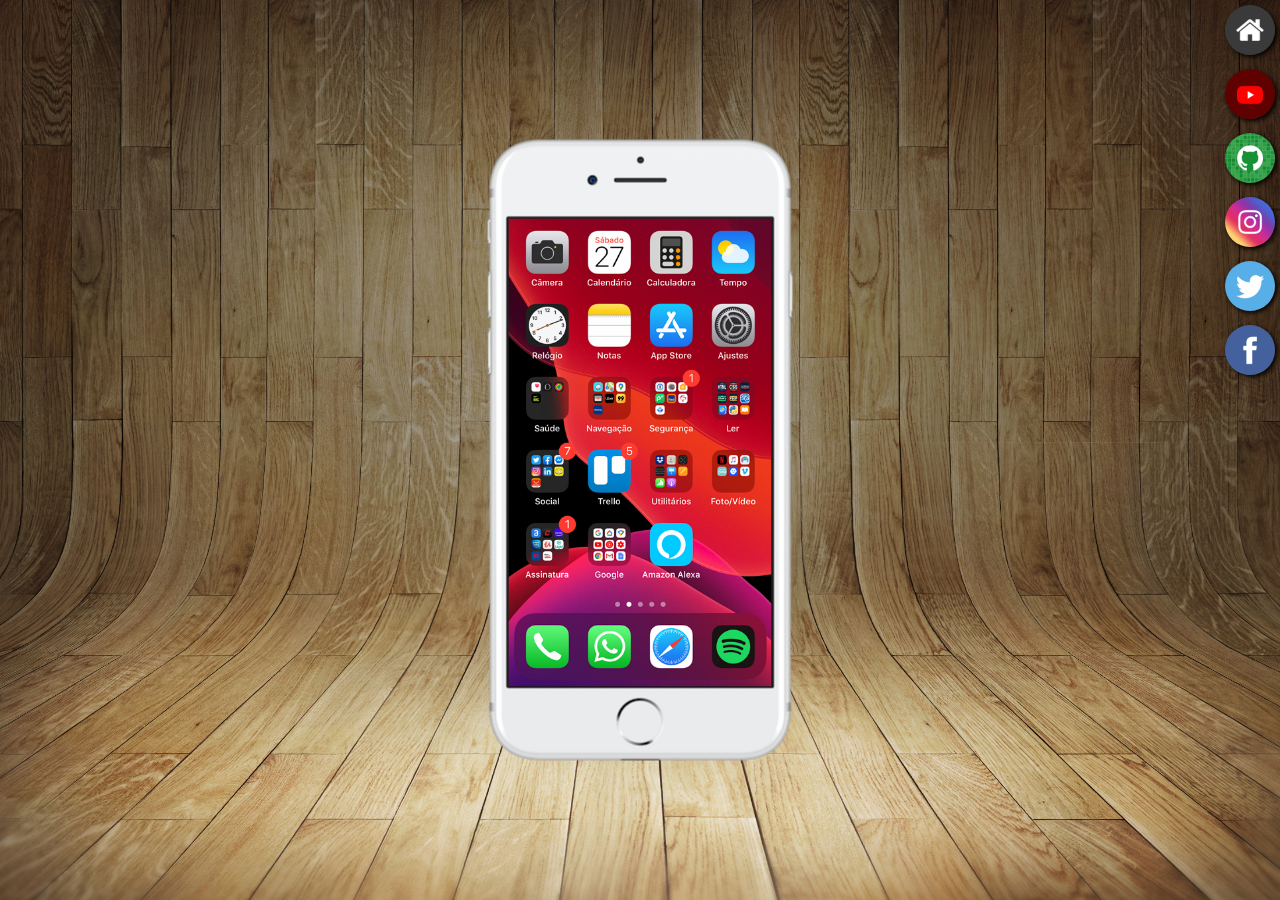
<file: index.html>
<!DOCTYPE html>
<html lang="pt-br">
<head>
    <meta charset="UTF-8">
    <meta name="viewport" content="width=device-width, initial-scale=1.0">
    <title>Projeto redes sociais</title>
    <link rel="shortcut icon" href="pacote-d013/pacote-d013/favicon.ico" type="image/x-icon">
    <link rel="stylesheet" href=estilos/style.css>
</head>
<body>

    <main>

        <section id="telefone">
            <iframe src="home.html" name="tela" id="tela" frameborder="0">Seu navegador não é compátivel com esse arquivo.</iframe>
        </section>

        <section id="redes">

            <a href="home.html" target="tela"> <img src="pacote-d013/pacote-d013/imagens/logo-home.jpg" alt="home"></a> <br>

            <a href="youtube.html" target="tela"> <img src="pacote-d013/pacote-d013/imagens/logo-youtube.jpg" alt="youtube"></a> <br>

            <a href="github.html" target="tela"><img src="pacote-d013/pacote-d013/imagens/logo-github.jpg" alt="github"></a> <br>

            <a href="instagram.html" target="tela"> <img src="pacote-d013/pacote-d013/imagens/logo-instagram.jpg" alt="instagram"></a> <br>

            <a href="twitter.html" target="tela"> <img src="pacote-d013/pacote-d013/imagens/logo-twitter.jpg" alt="twitter"></a> <br>

            <a href="facebook.html" target="tela"><img src="pacote-d013/pacote-d013/imagens/logo-facebook.jpg" alt="facebook"></a>

        </section>

    </main>

</body>
</html>
</file>
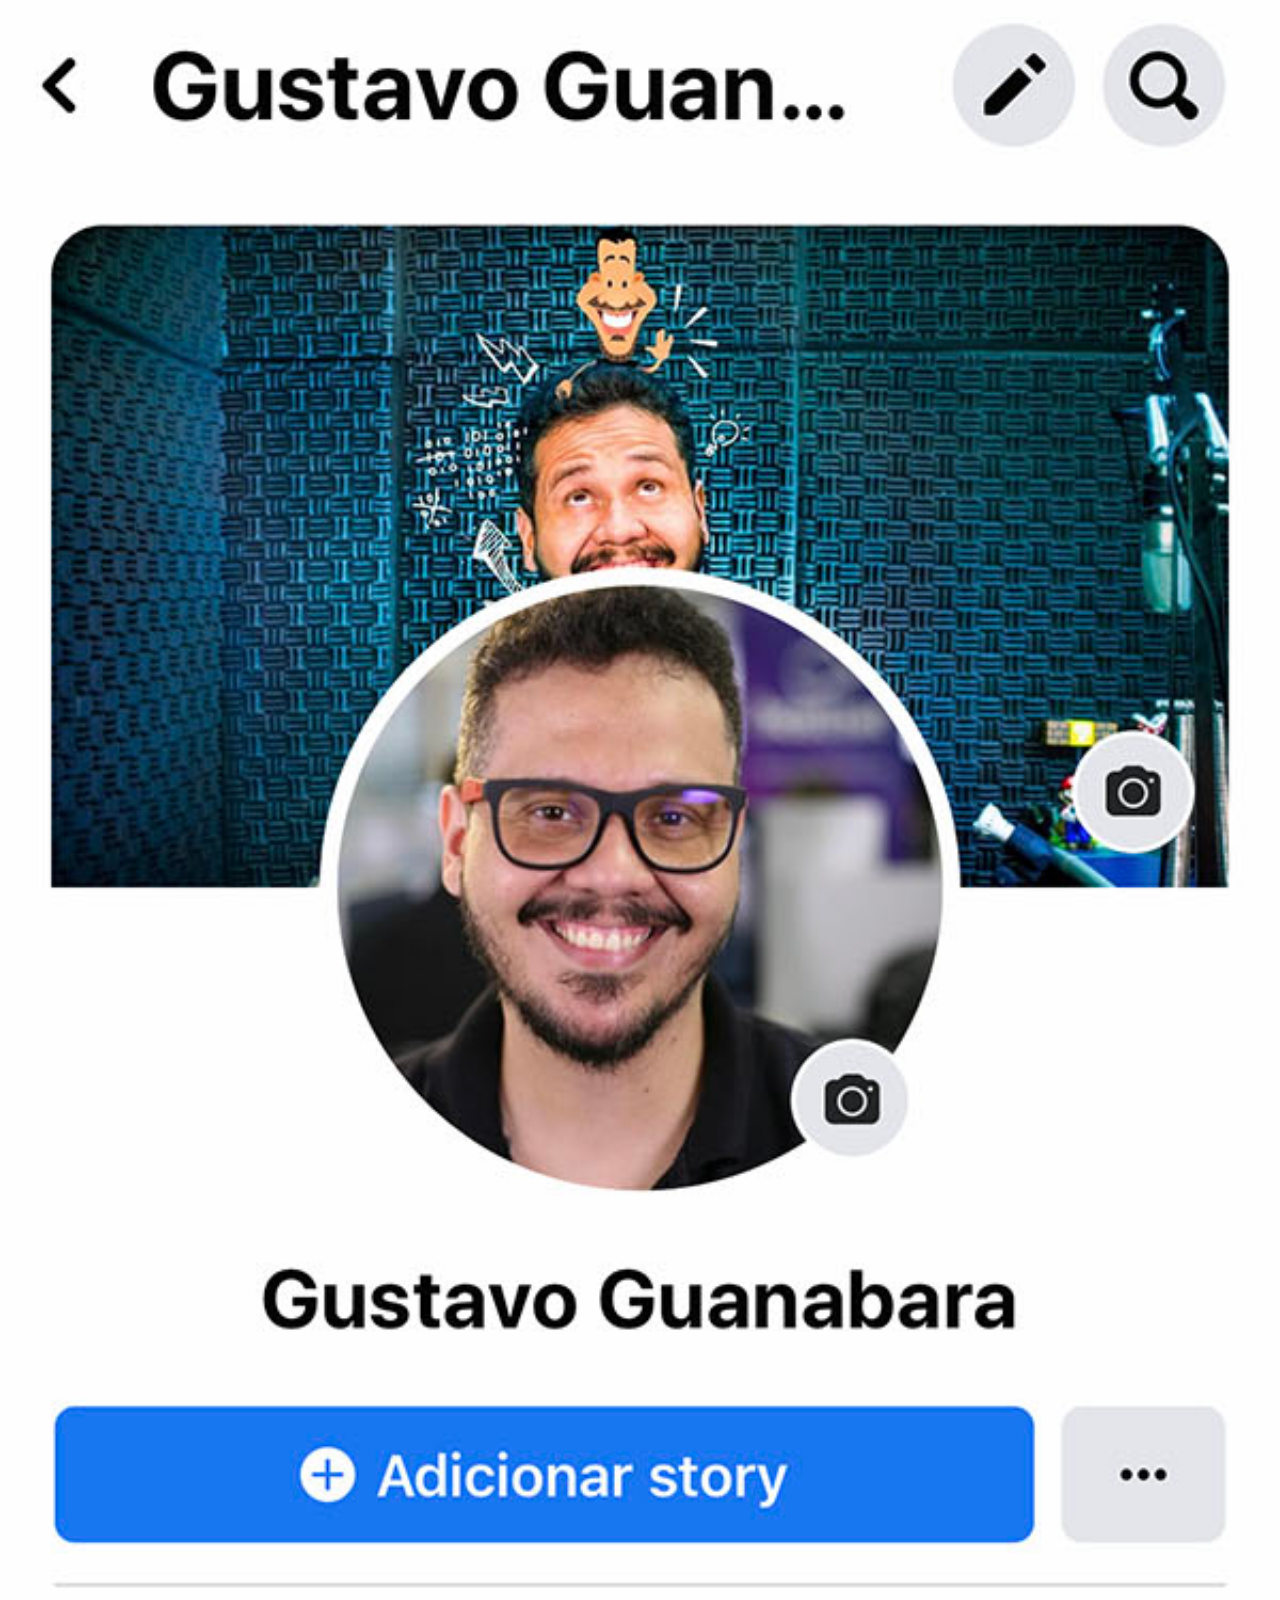
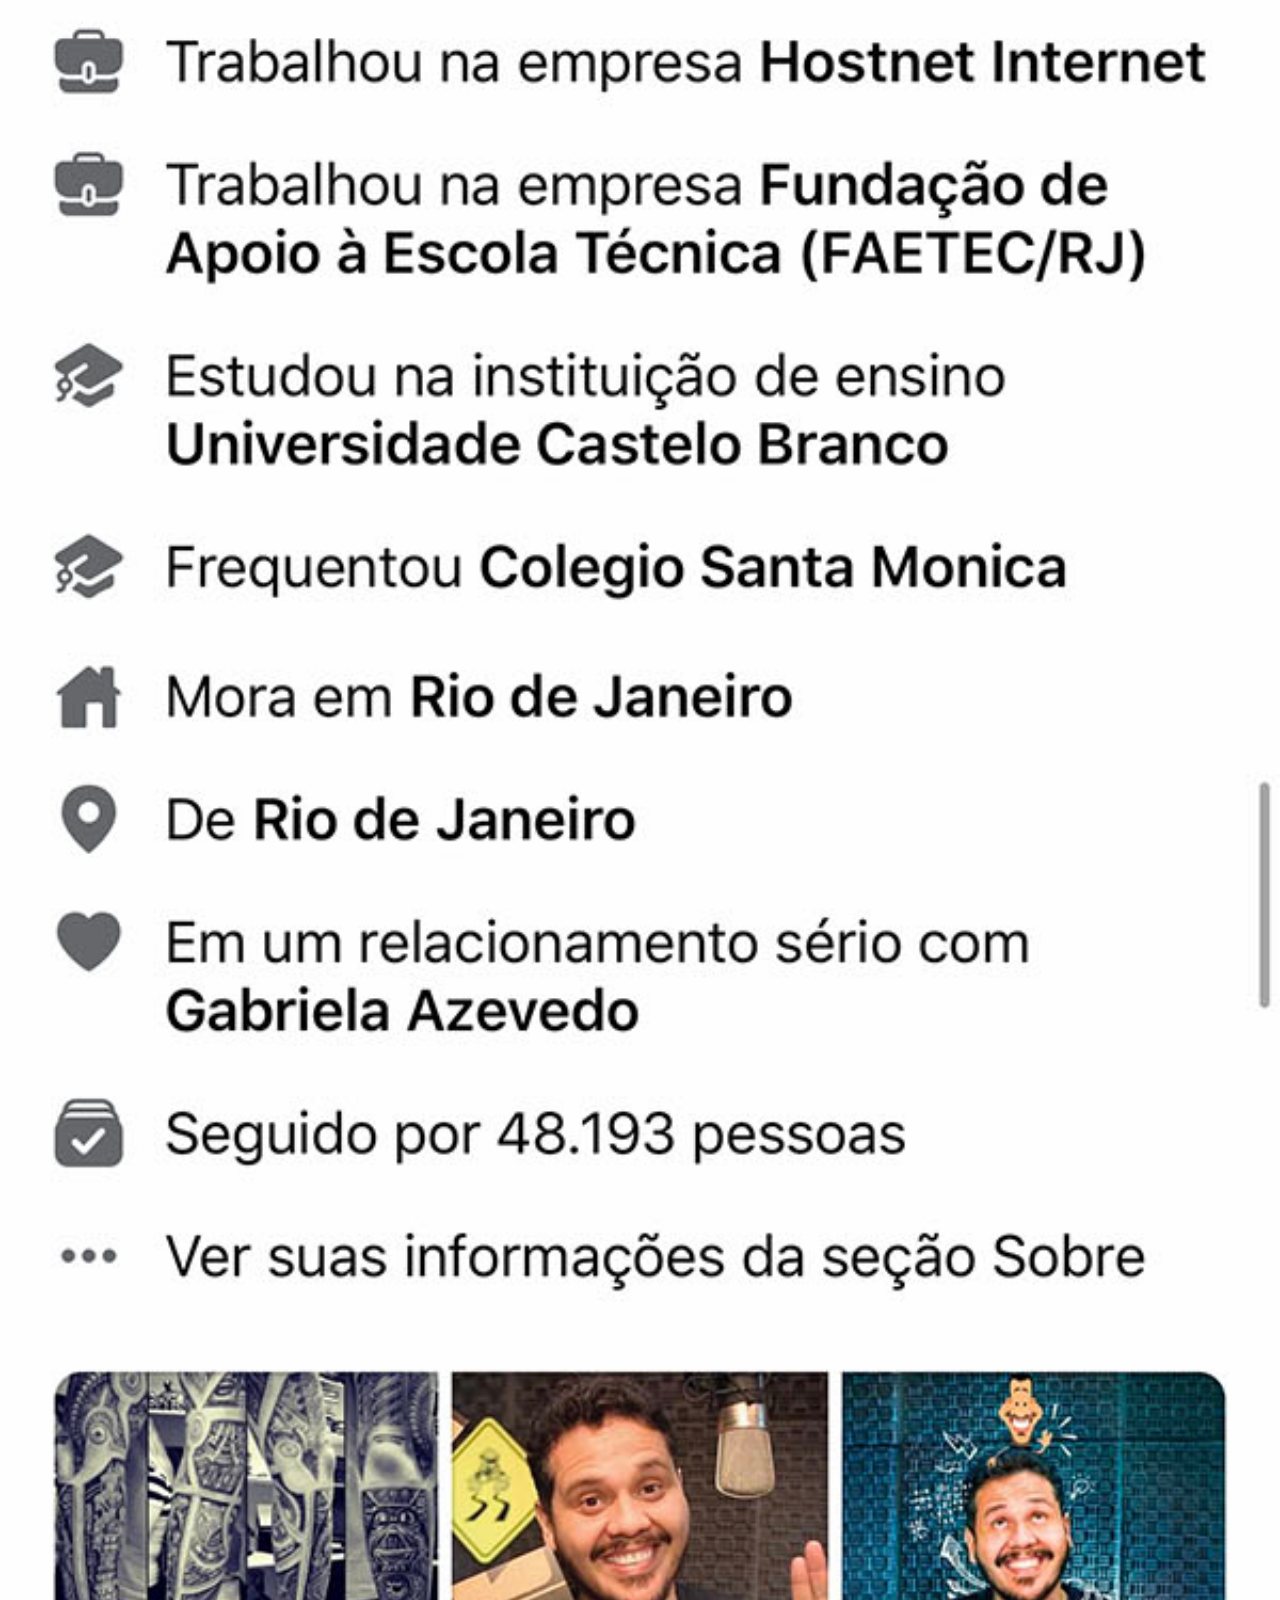
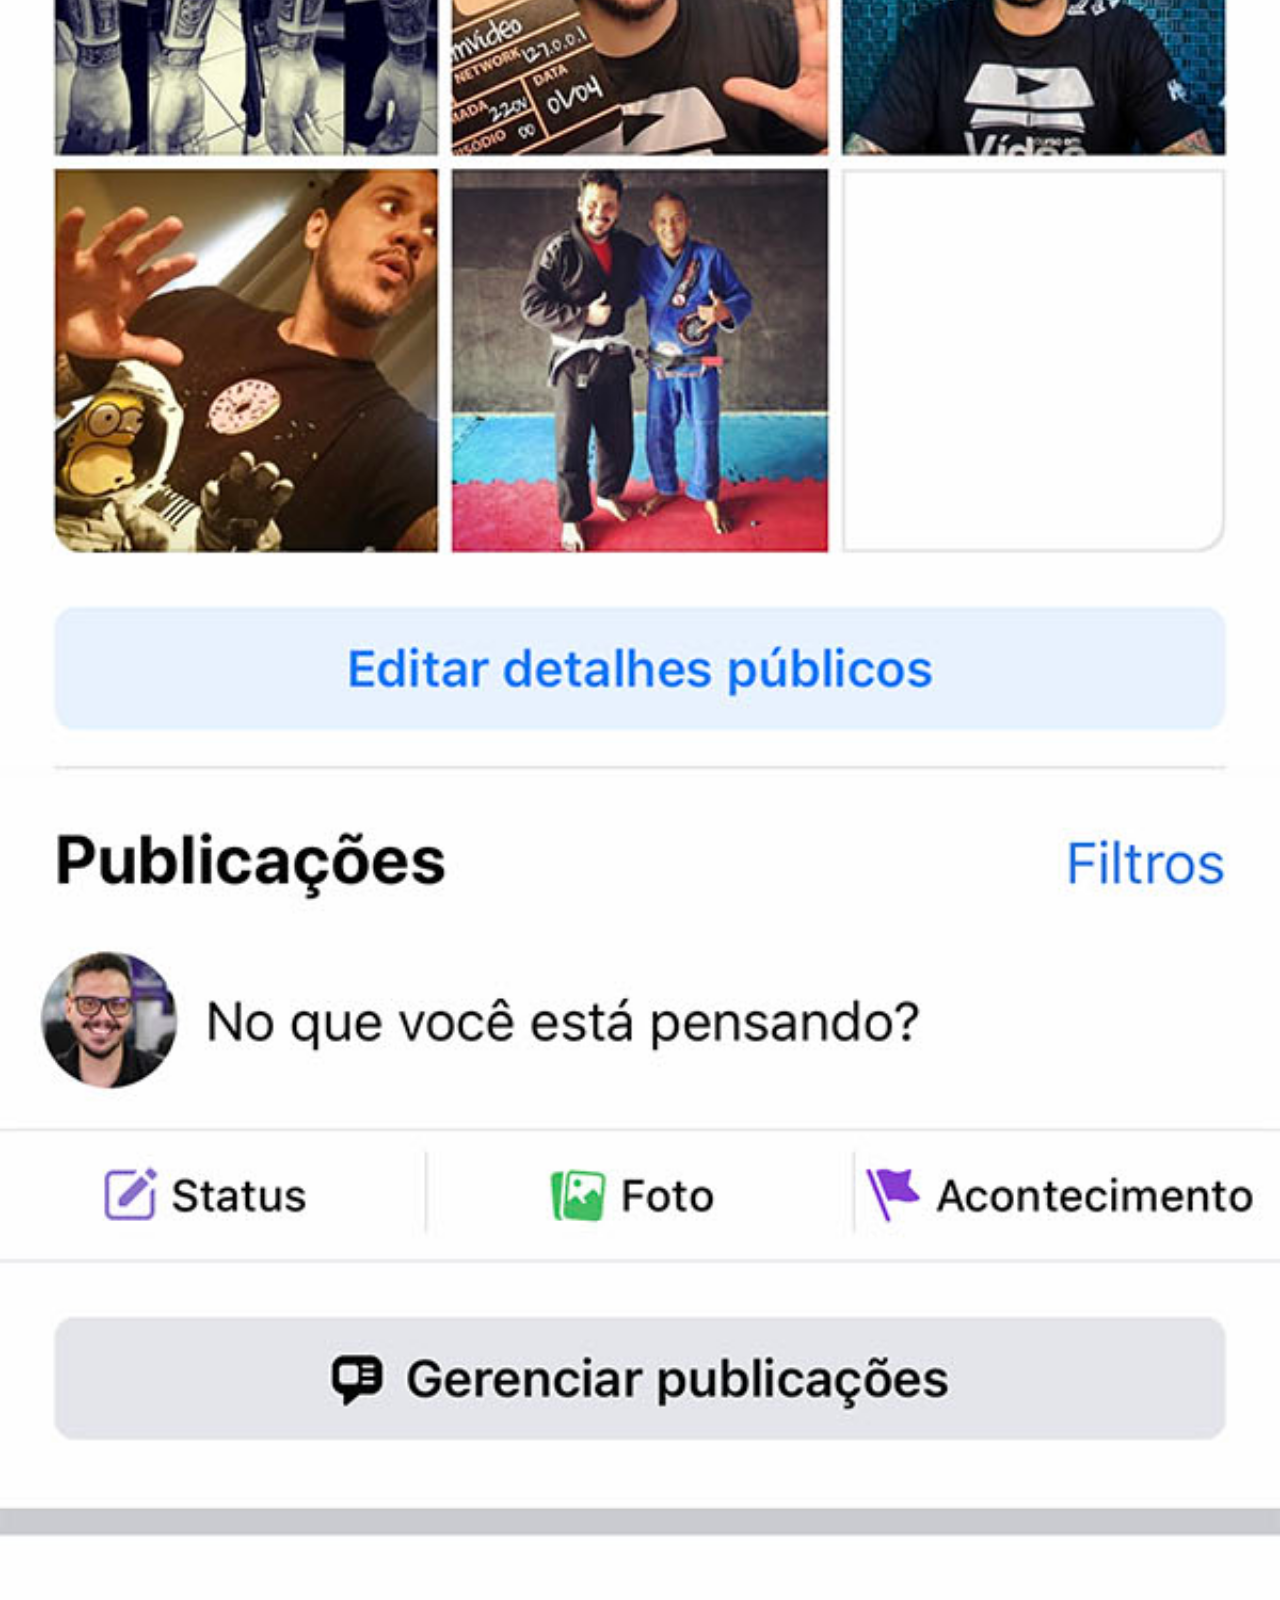
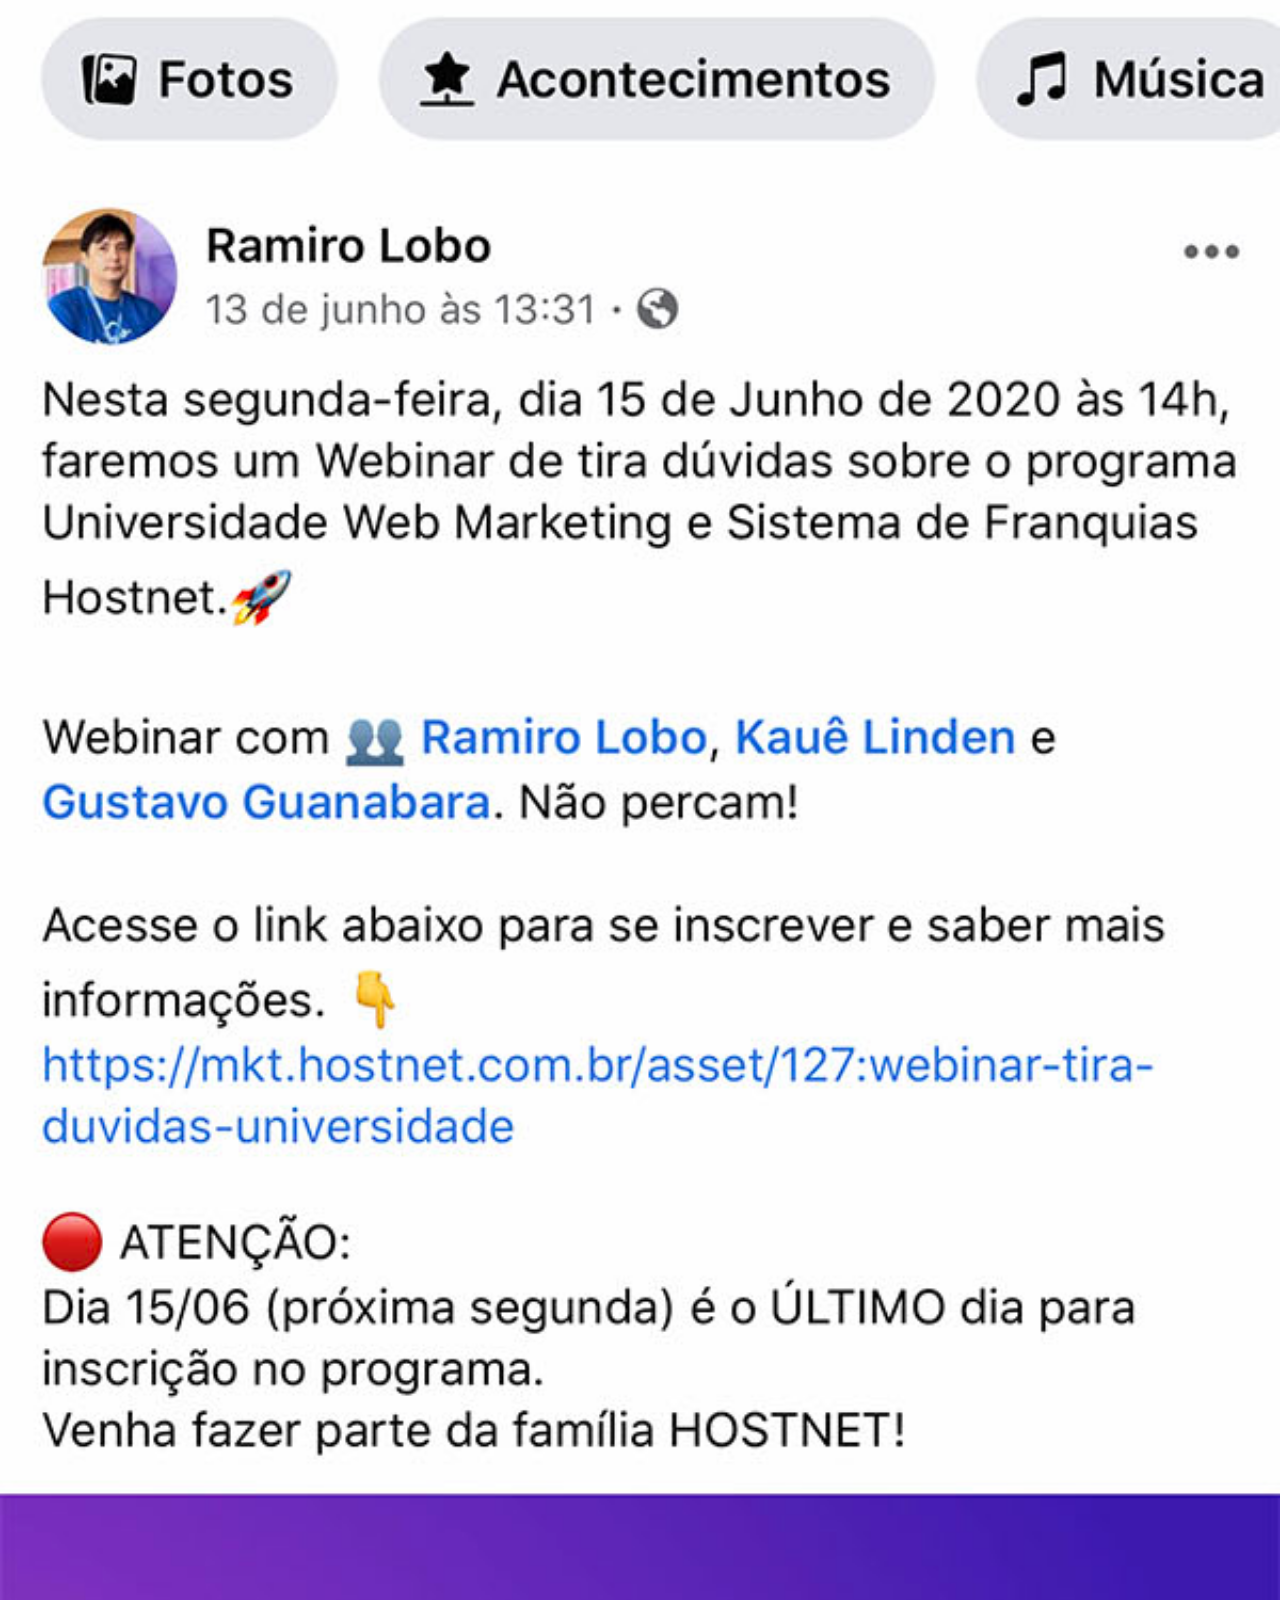
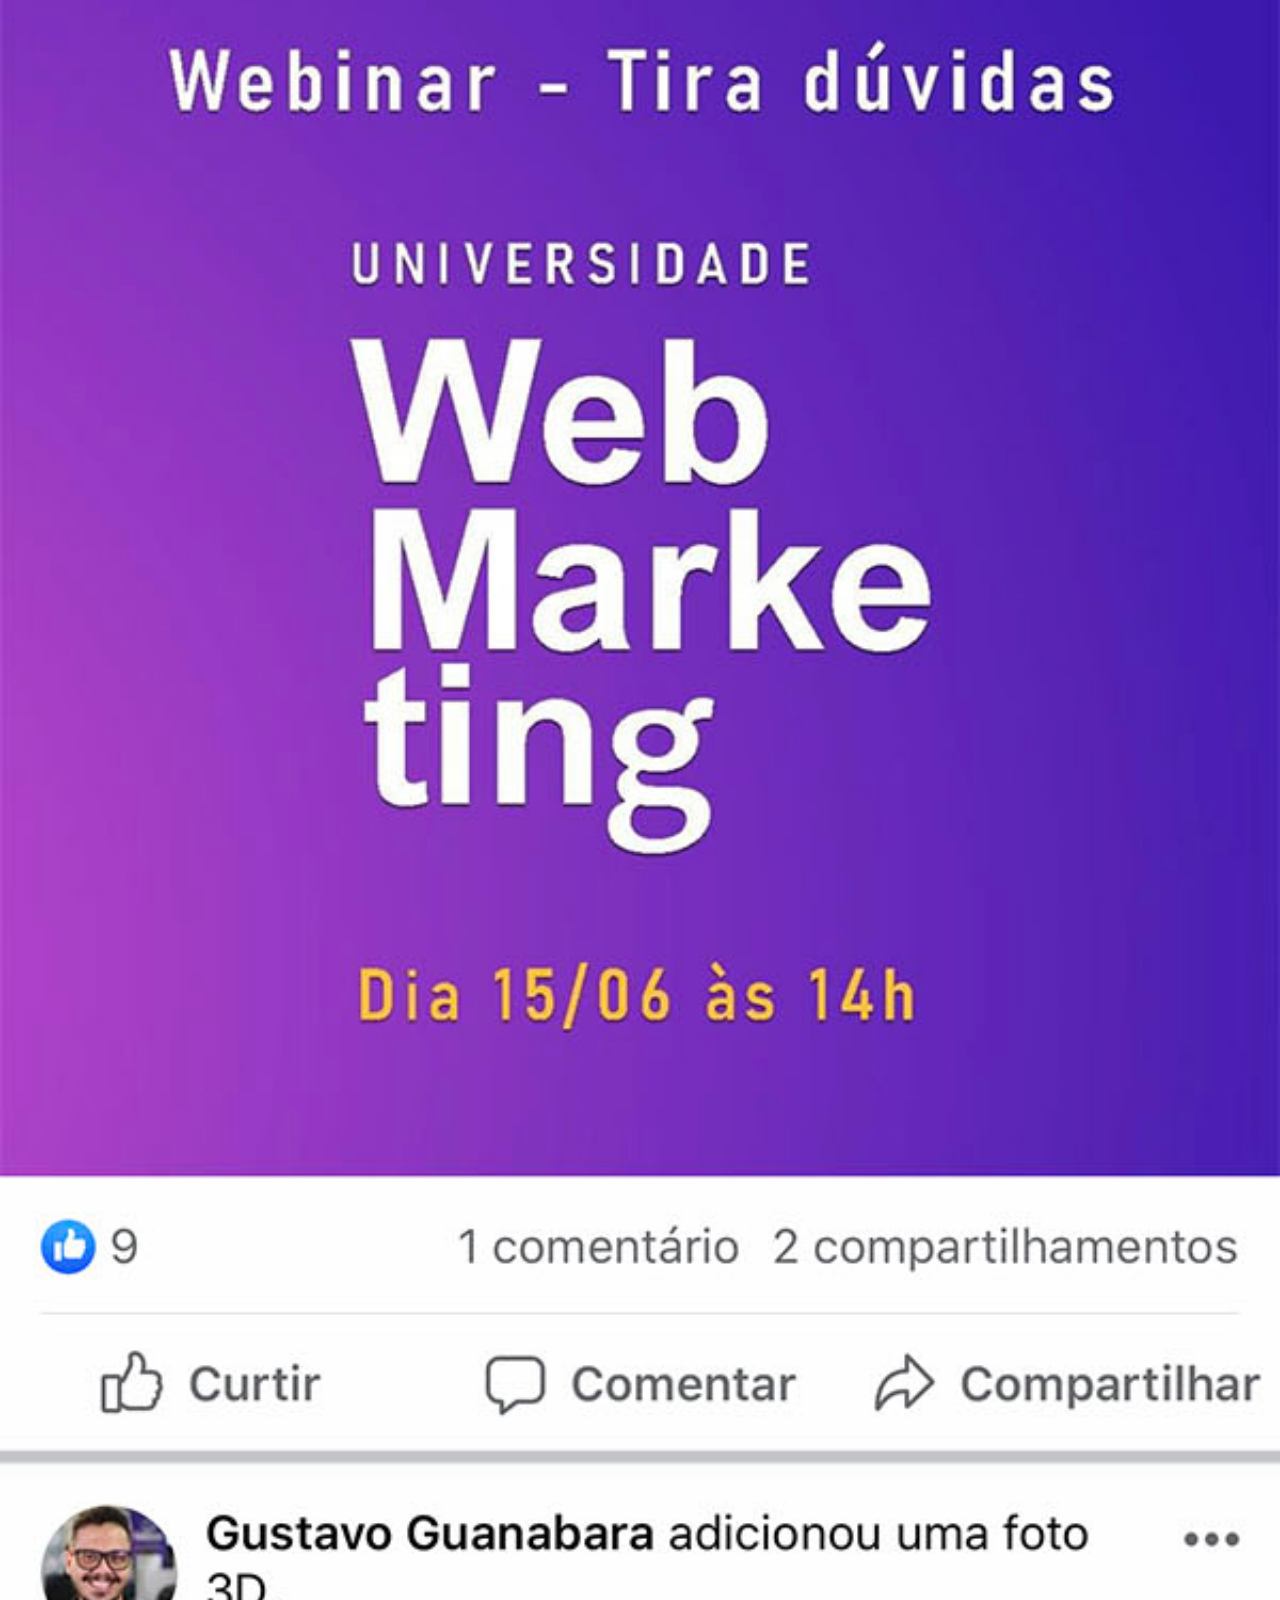
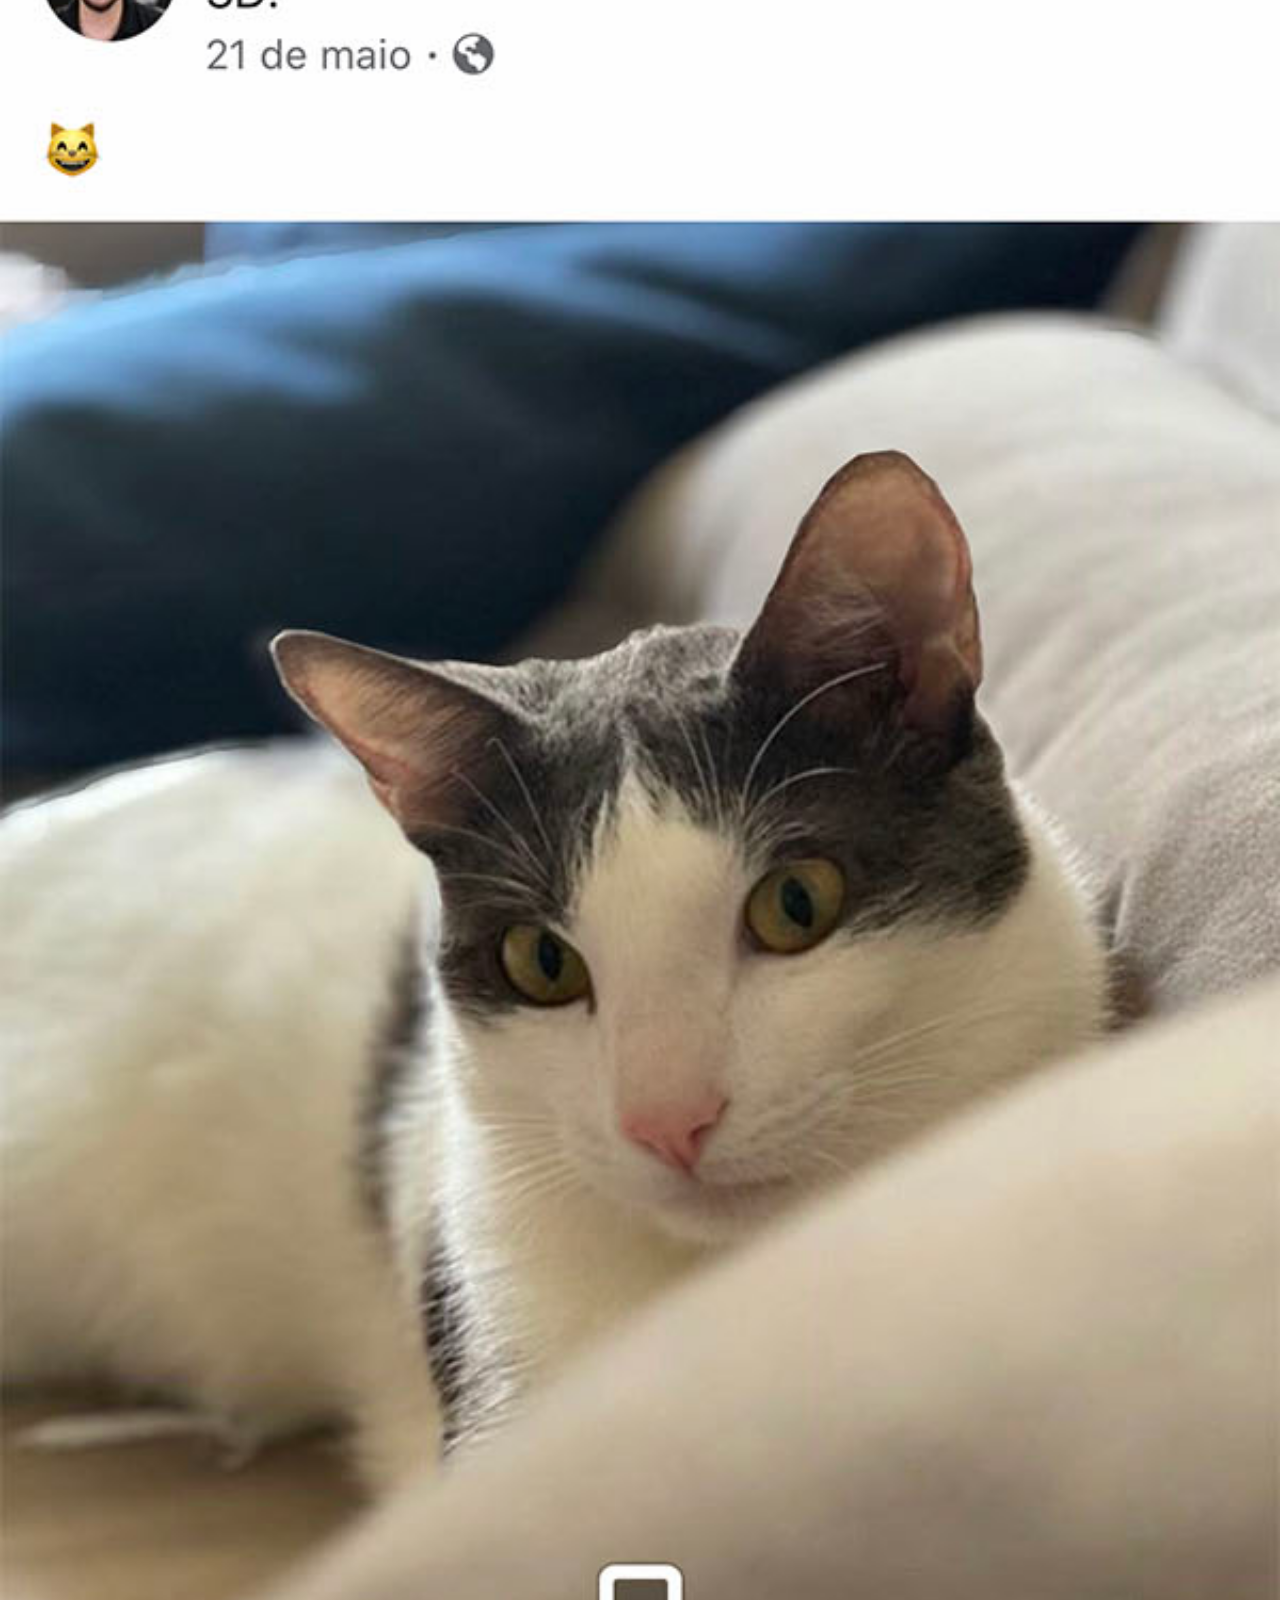
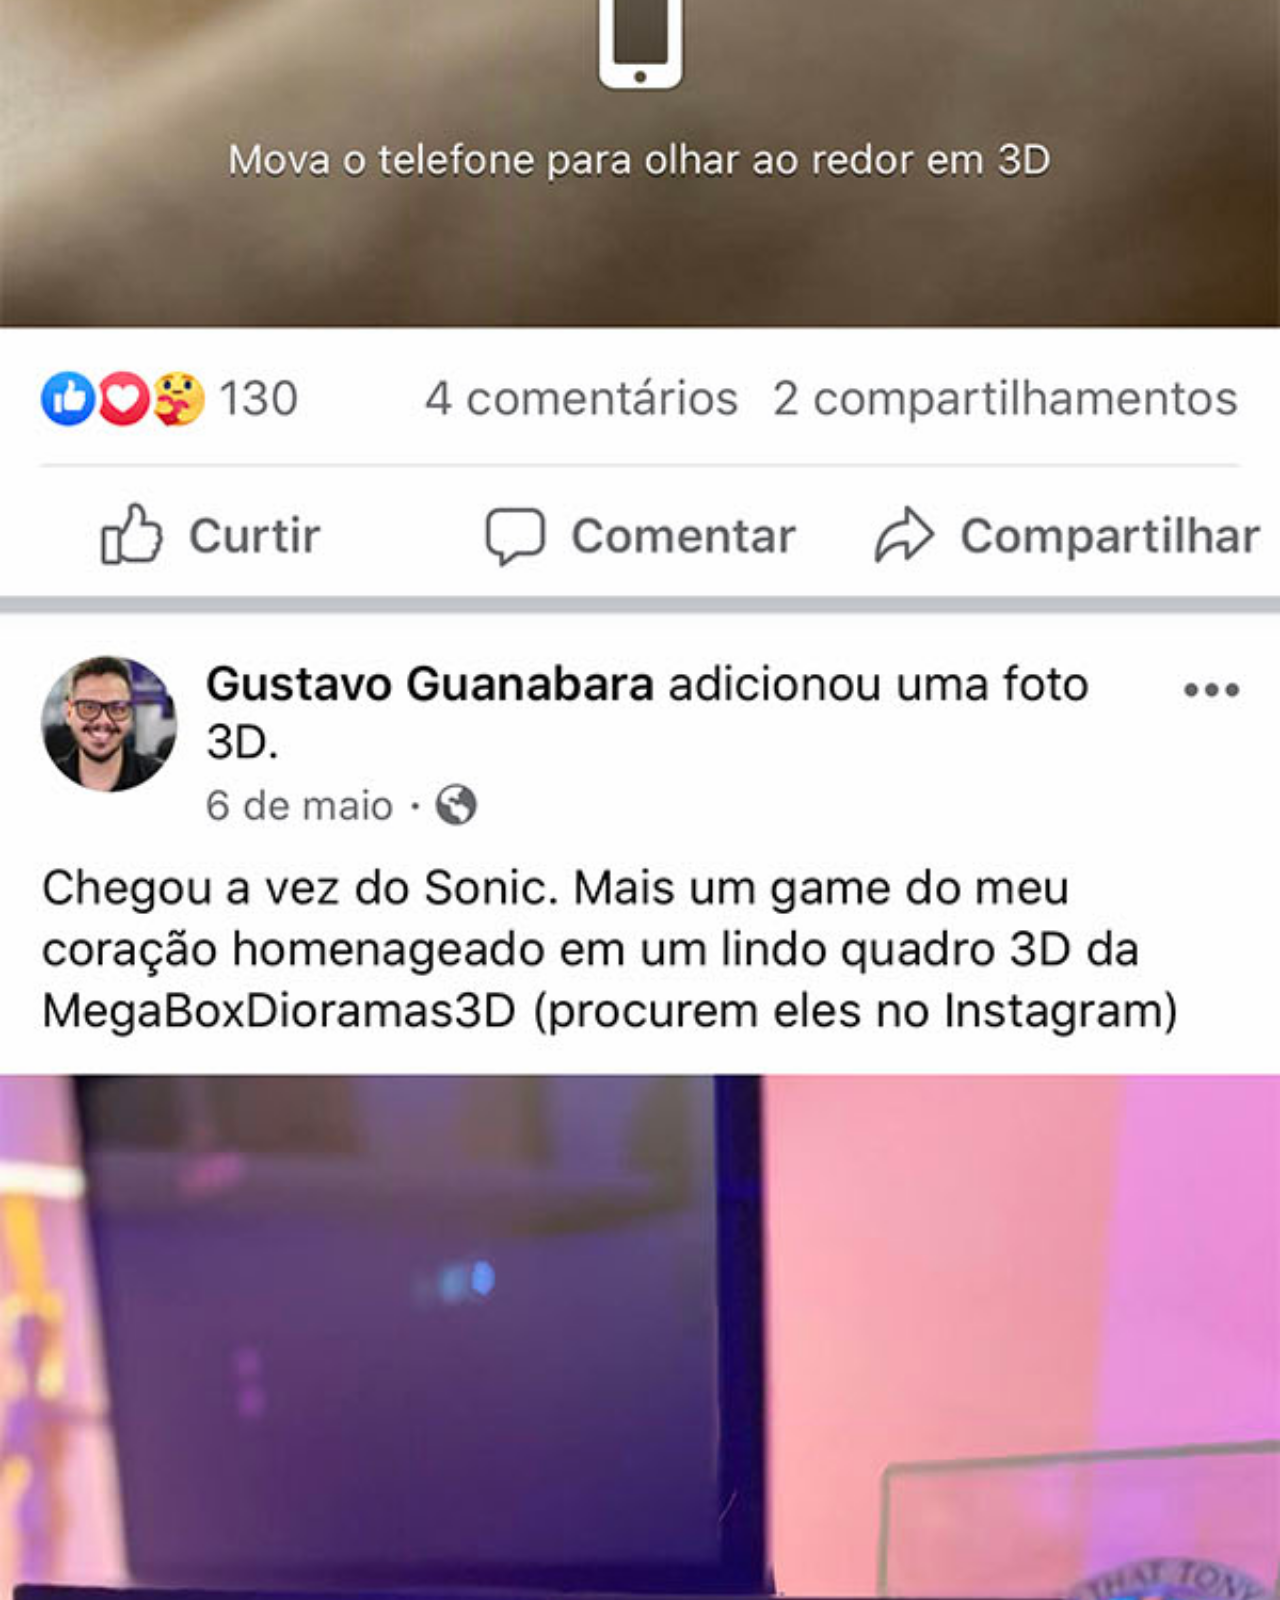
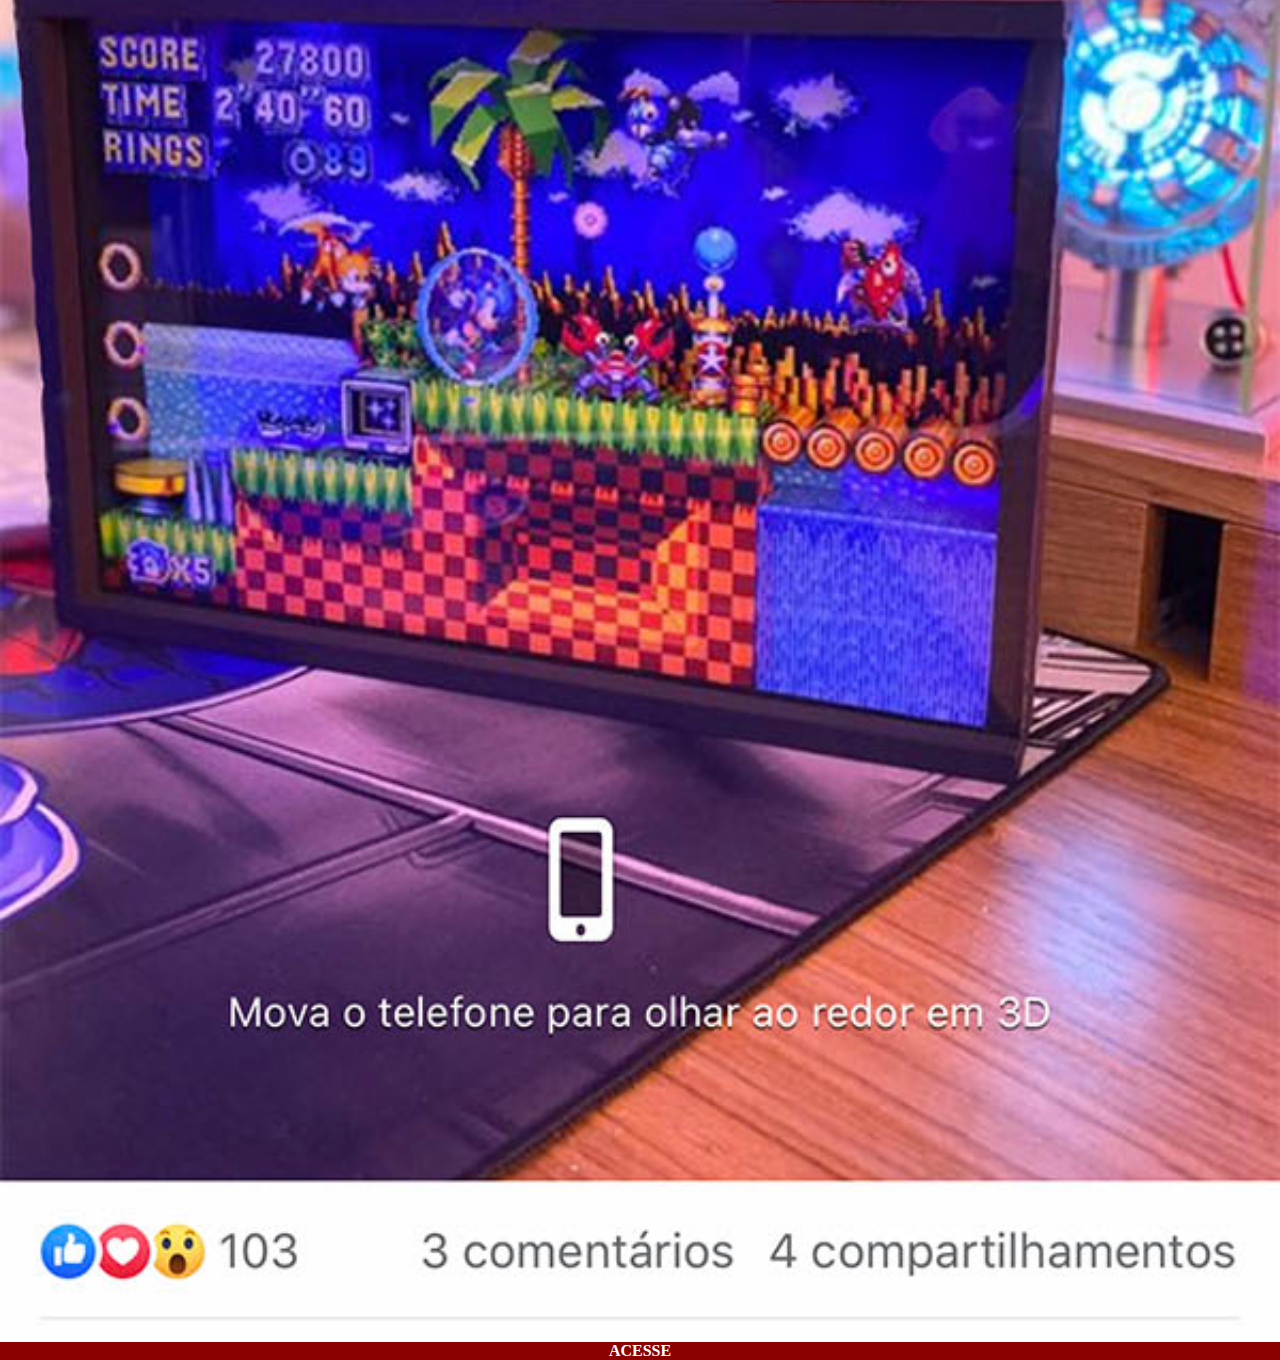
<file: facebook.html>
<!DOCTYPE html>
<html lang="pt-br">
<head>
    <meta charset="UTF-8">
    <meta name="viewport" content="width=device-width, initial-scale=1.0">
    <title>Facebook</title>

    <link rel="stylesheet" href="estilos/social.css">

</head>
<body>
    
    <img src="pacote-d013/pacote-d013/imagens/tela-facebook.jpg" alt="Facebook">

    <a href="https://www.facebook.com/gustavoguanabara">ACESSE</a>

</body>
</html>
</file>
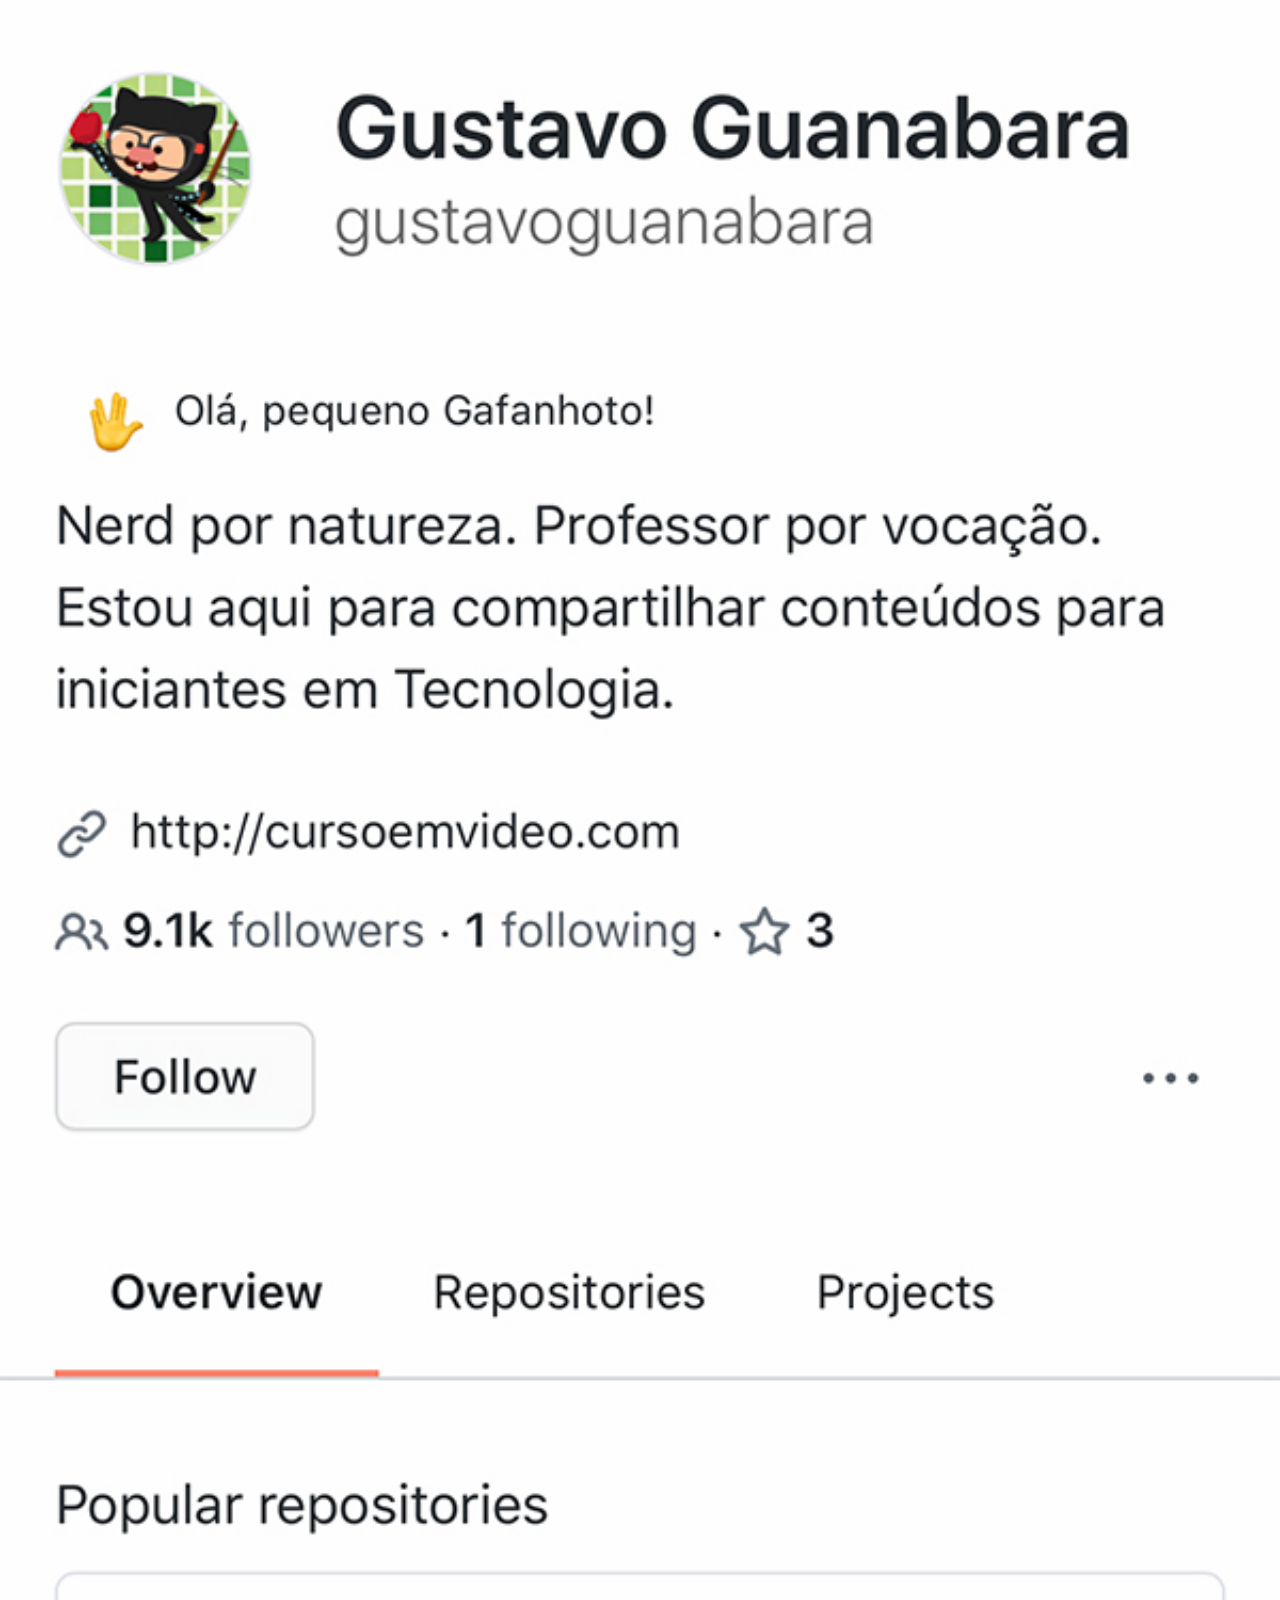
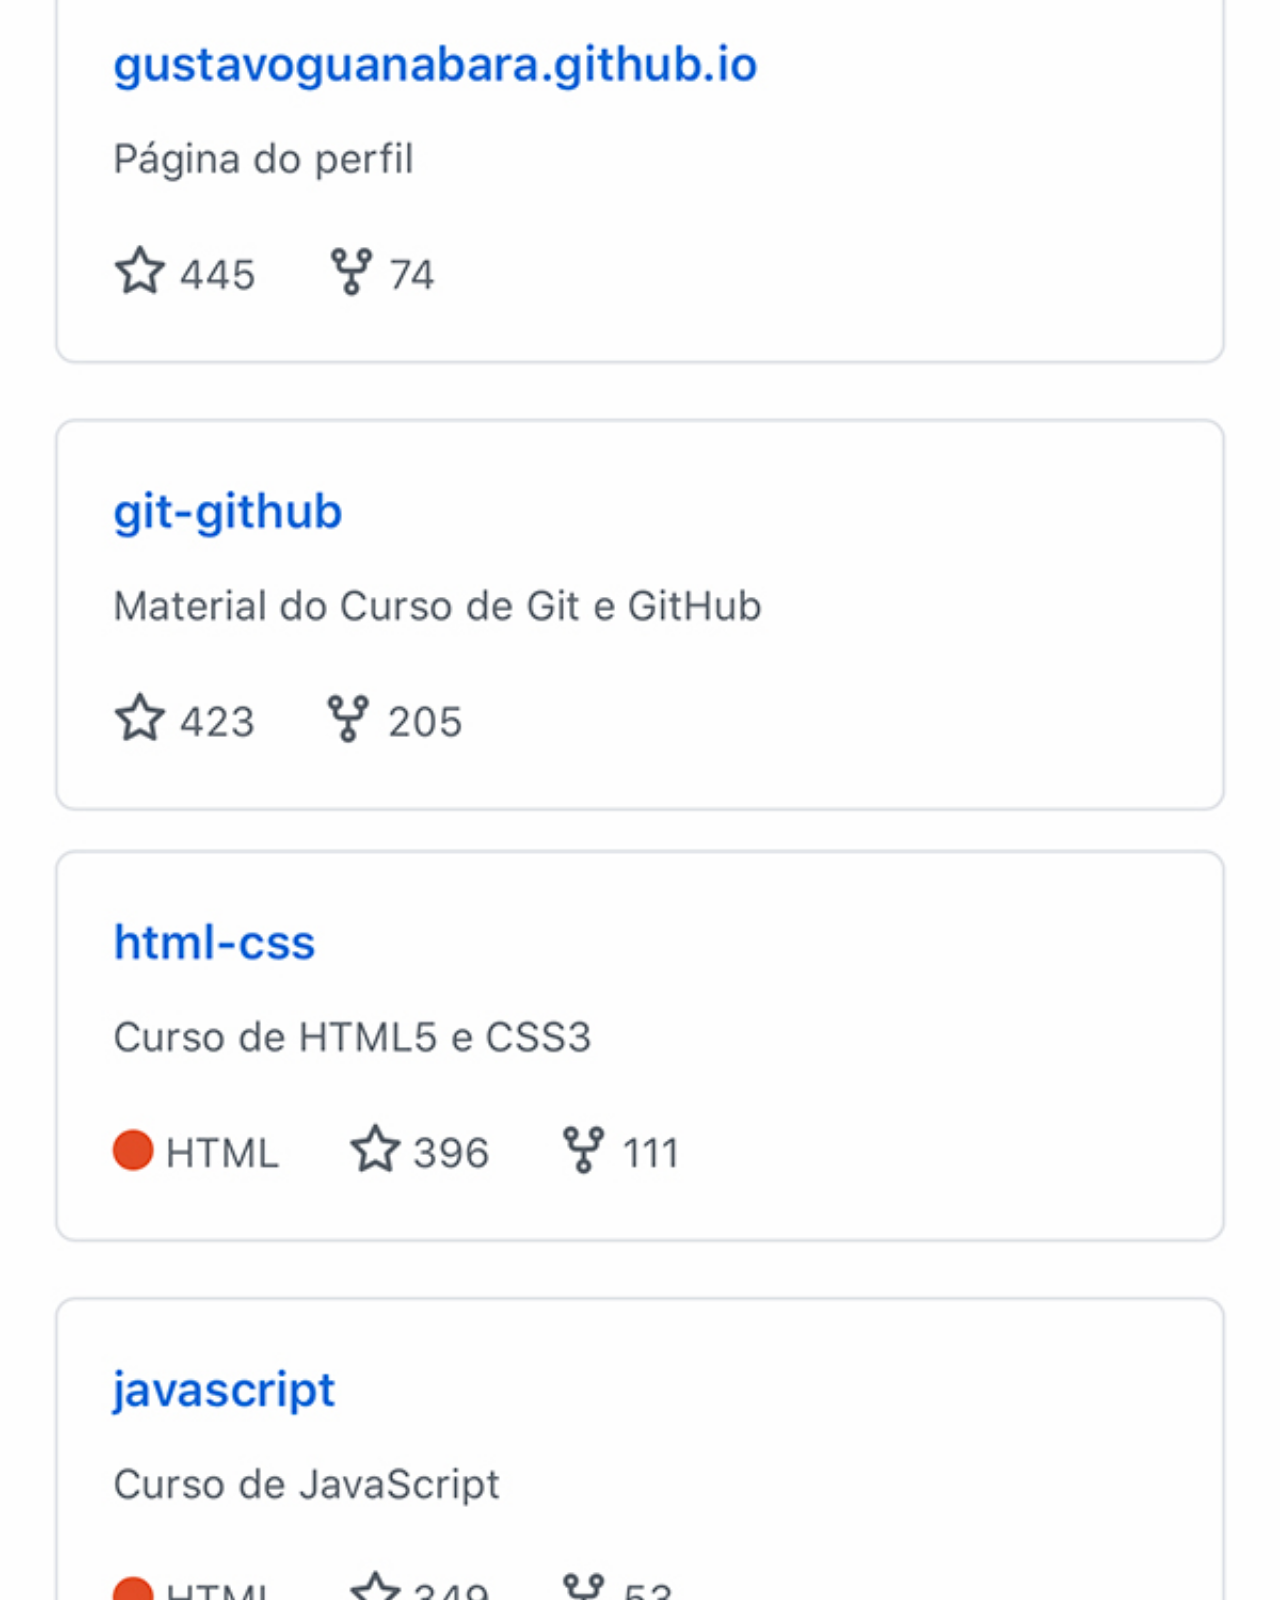
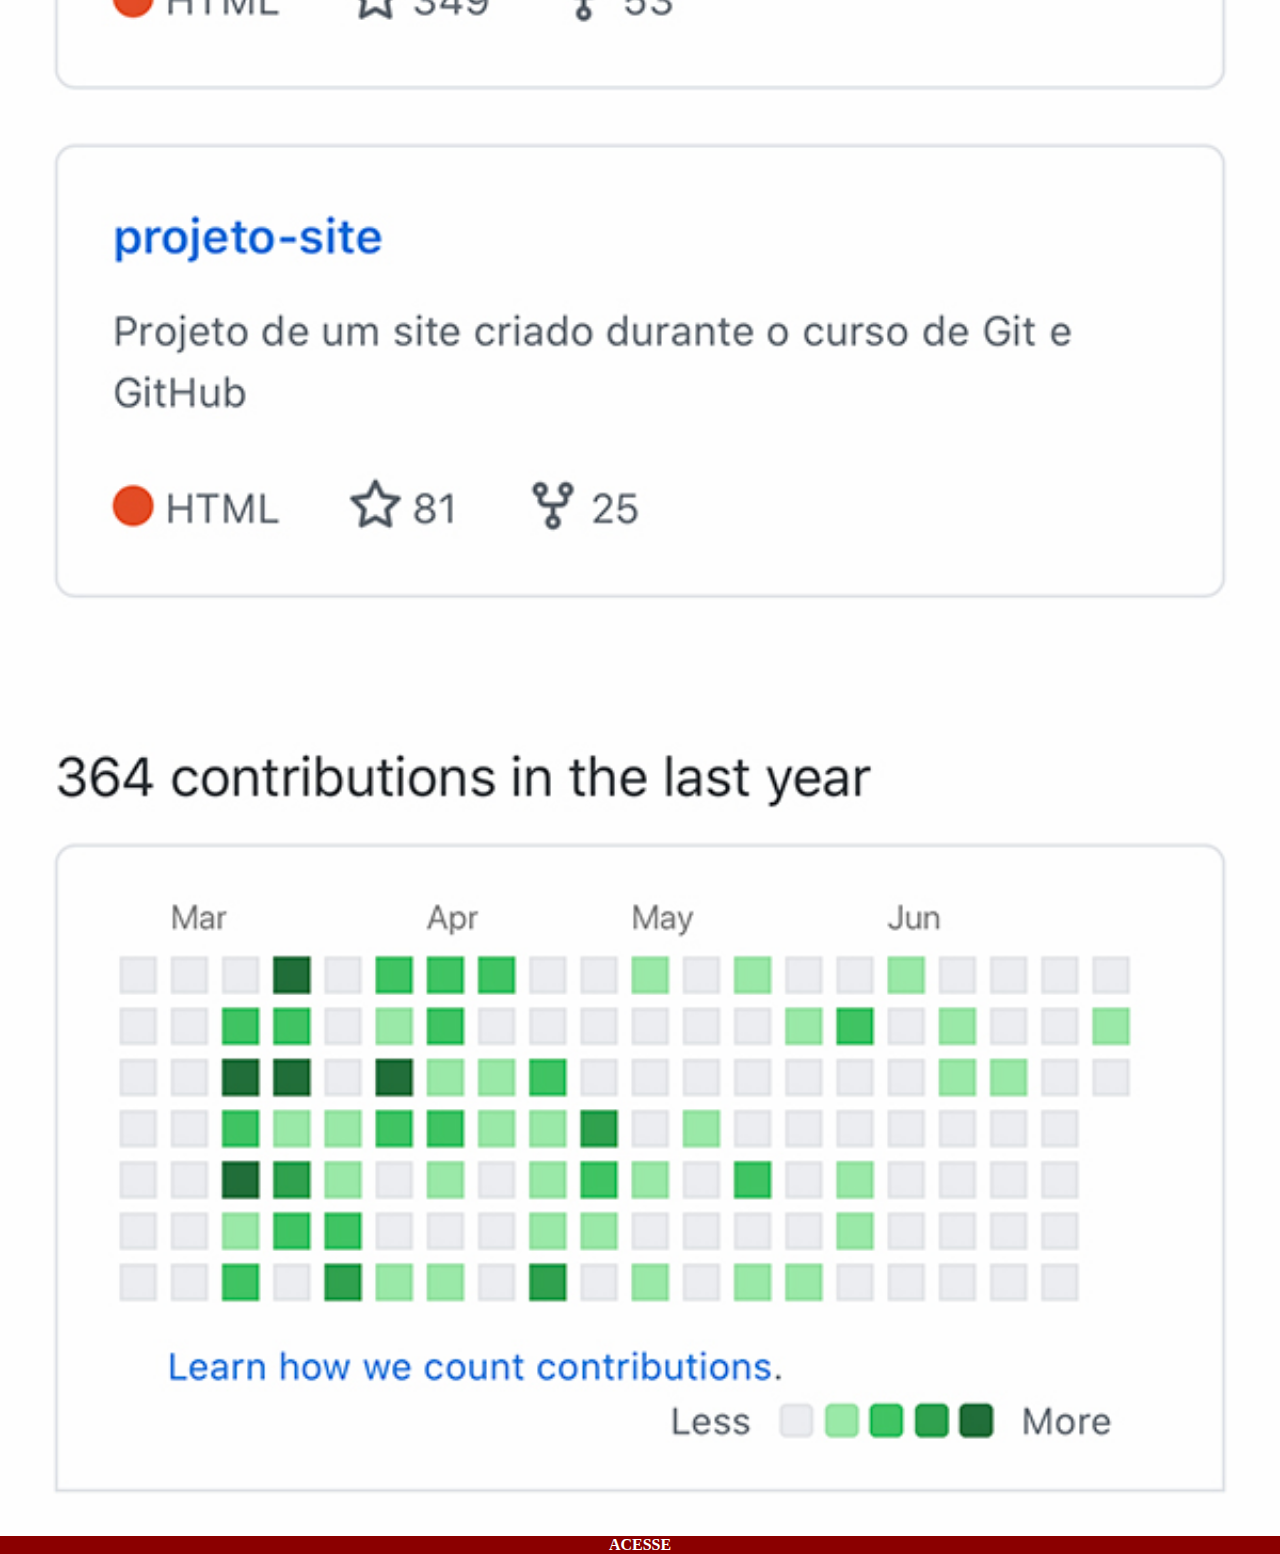
<file: github.html>
<!DOCTYPE html>
<html lang="pt-br>
<head>
    <meta charset="UTF-8">
    <meta name="viewport" content="width=device-width, initial-scale=1.0">
    <title>github</title>

    <link rel="stylesheet" href="estilos/social.css">
</head>
<body>
    <img src="pacote-d013/pacote-d013/imagens/tela-github.jpg" alt="Github">

    <a href="https://github.com/gustavoguanabara">ACESSE</a>
</body>
</html>
</file>
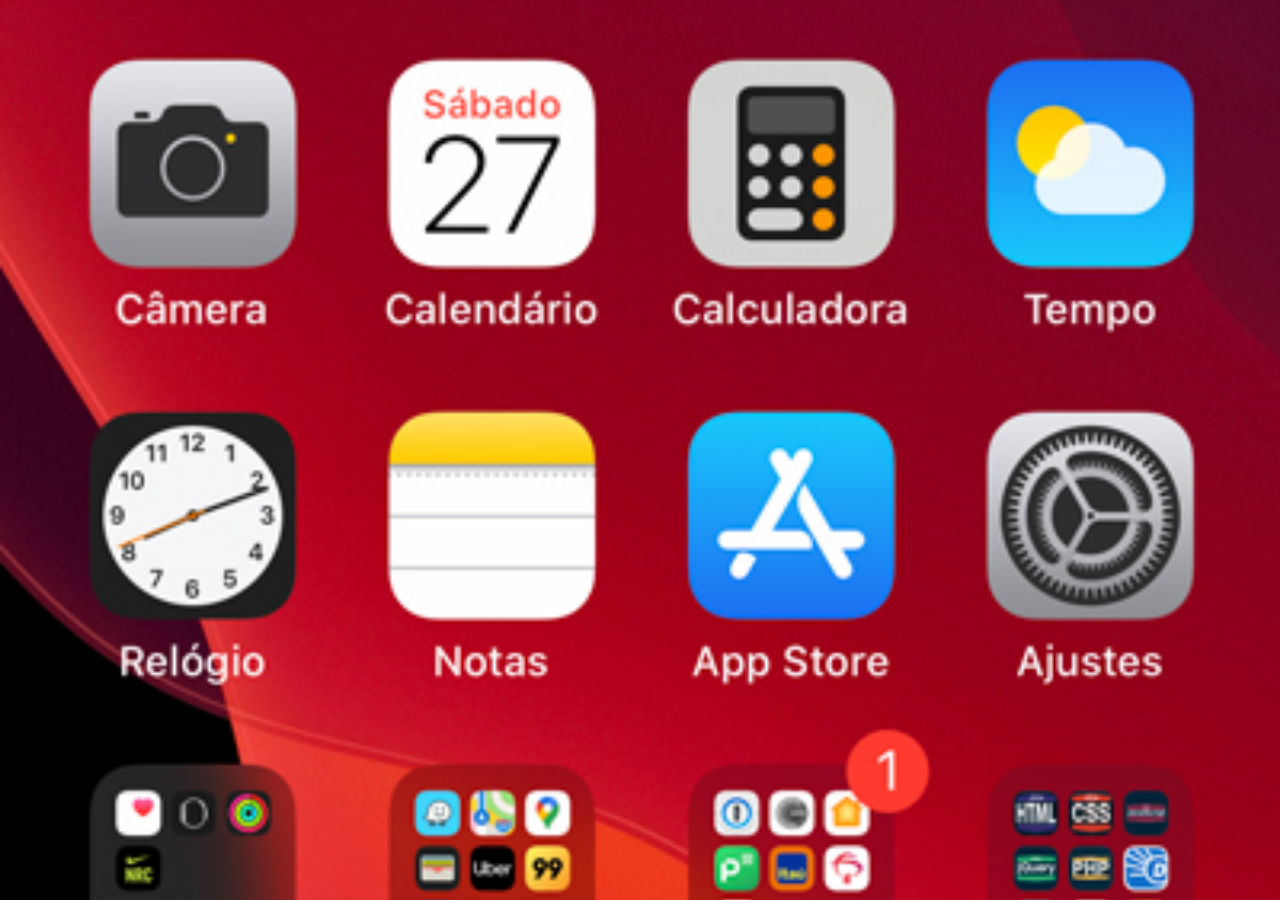
<file: home.html>
<!DOCTYPE html>
<html lang="pt-br">
<head>
    <meta charset="UTF-8">
    <meta name="viewport" content="width=device-width, initial-scale=1.0">
    <title>Home</title>

    <style>
        *{
            margin: 0px;
            padding: 0px;
        }

        body{
            height: 100vh;
            width: 100vw;
            background: black url('pacote-d013/pacote-d013/imagens/tela-home.jpg') no-repeat top center/cover
        }
    </style>
</head>
<body>
    
</body>
</html>
</file>
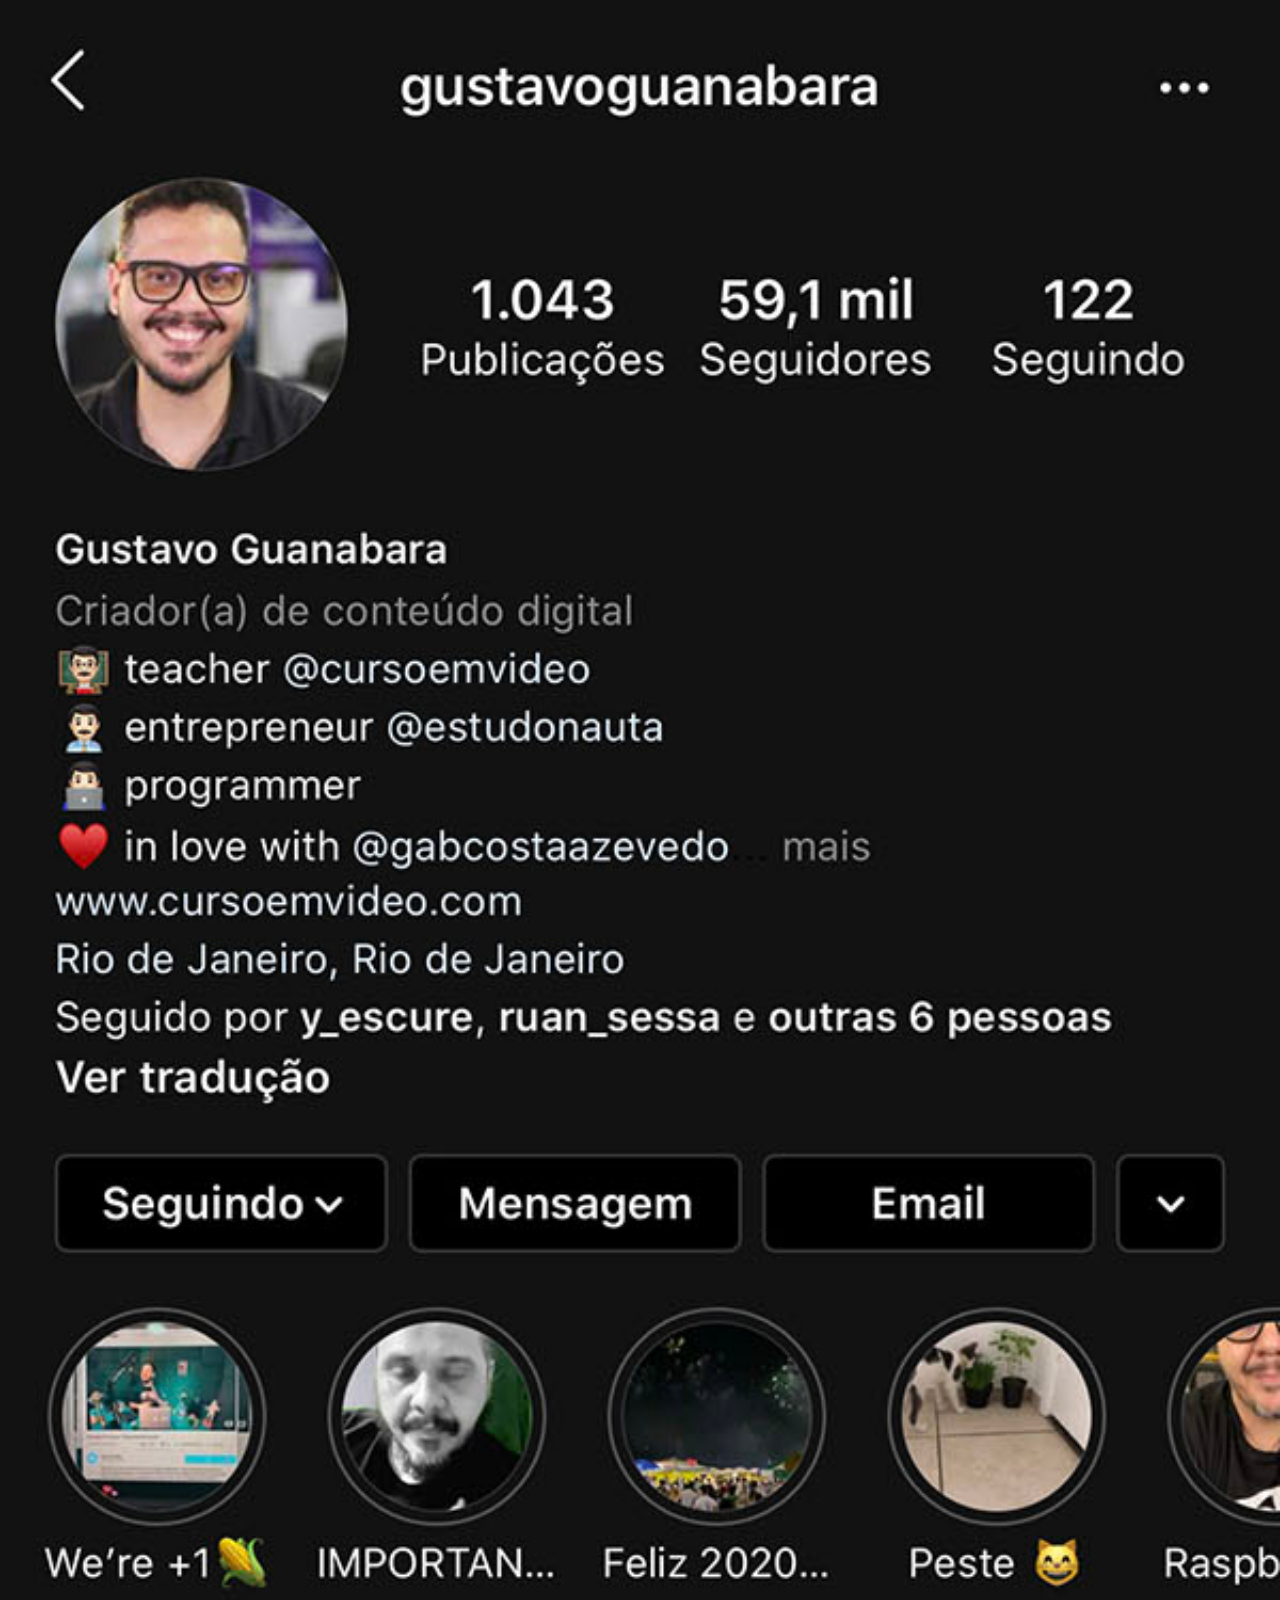
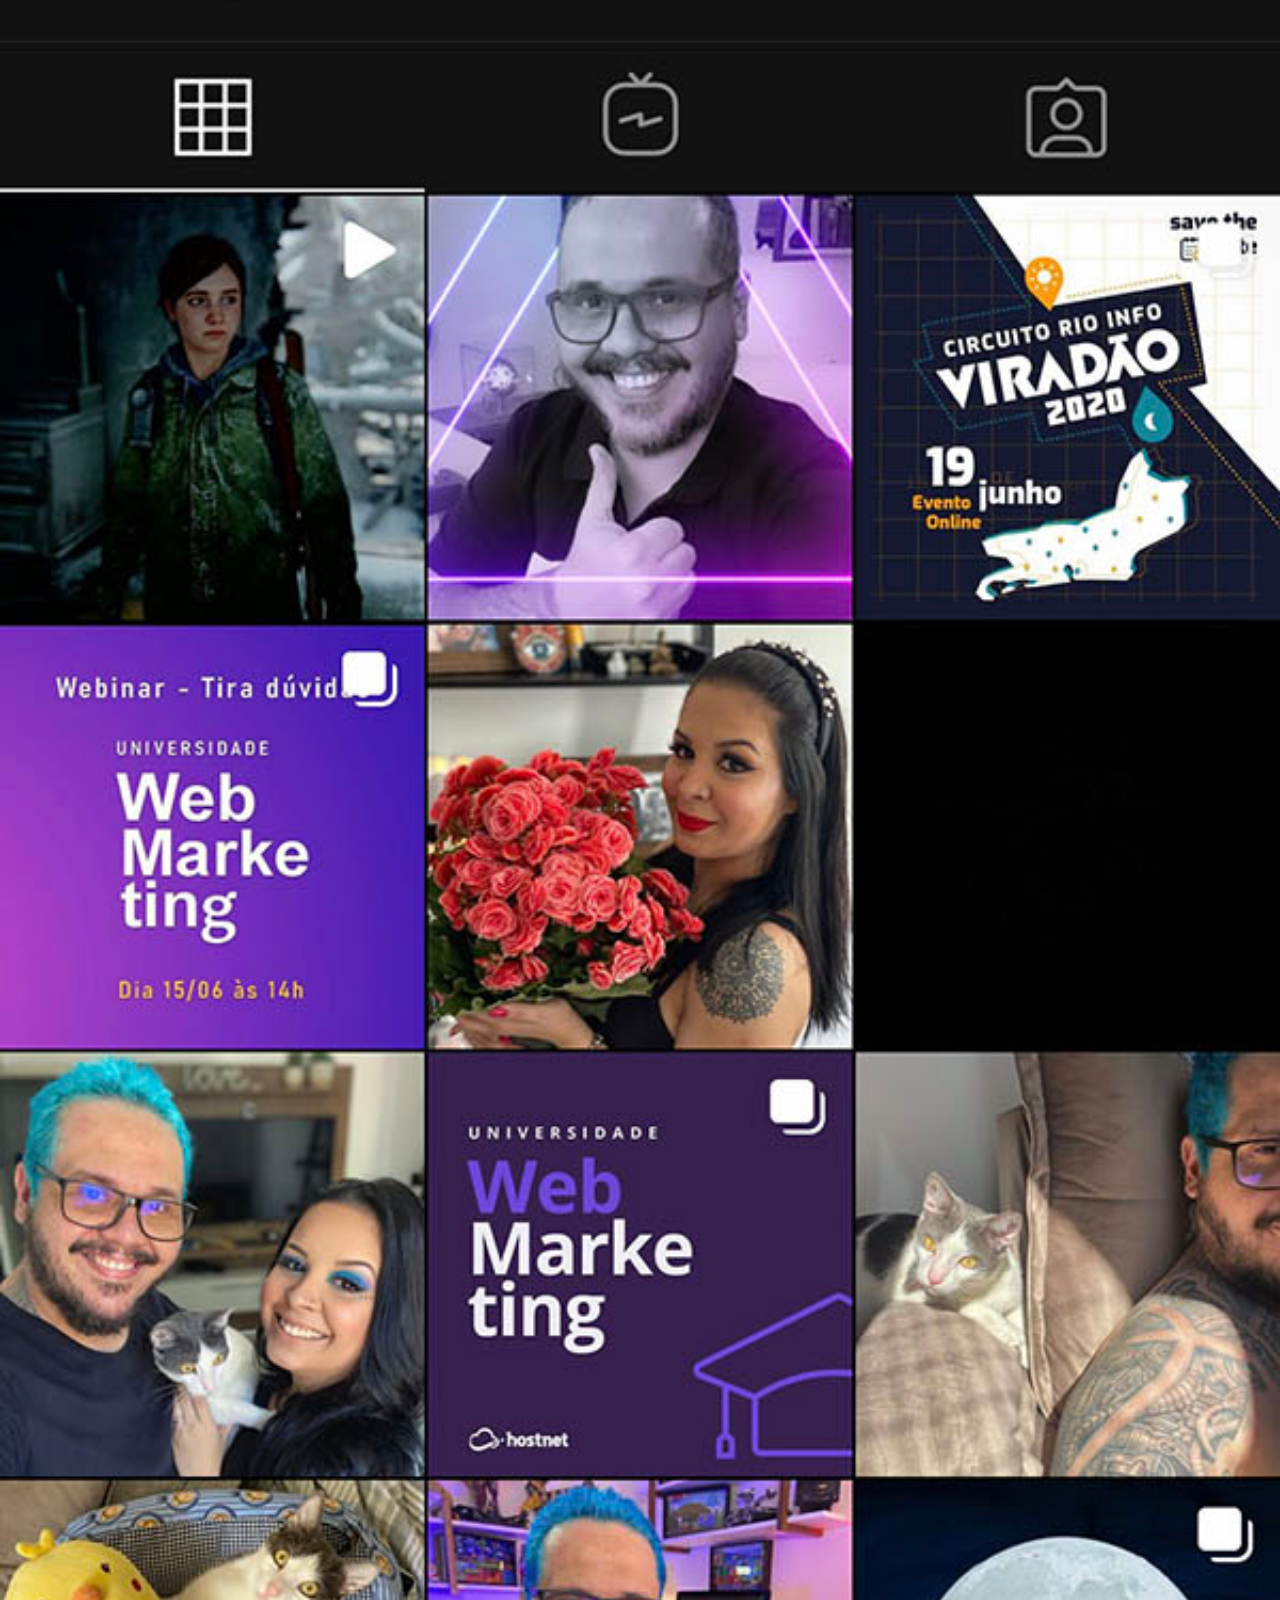
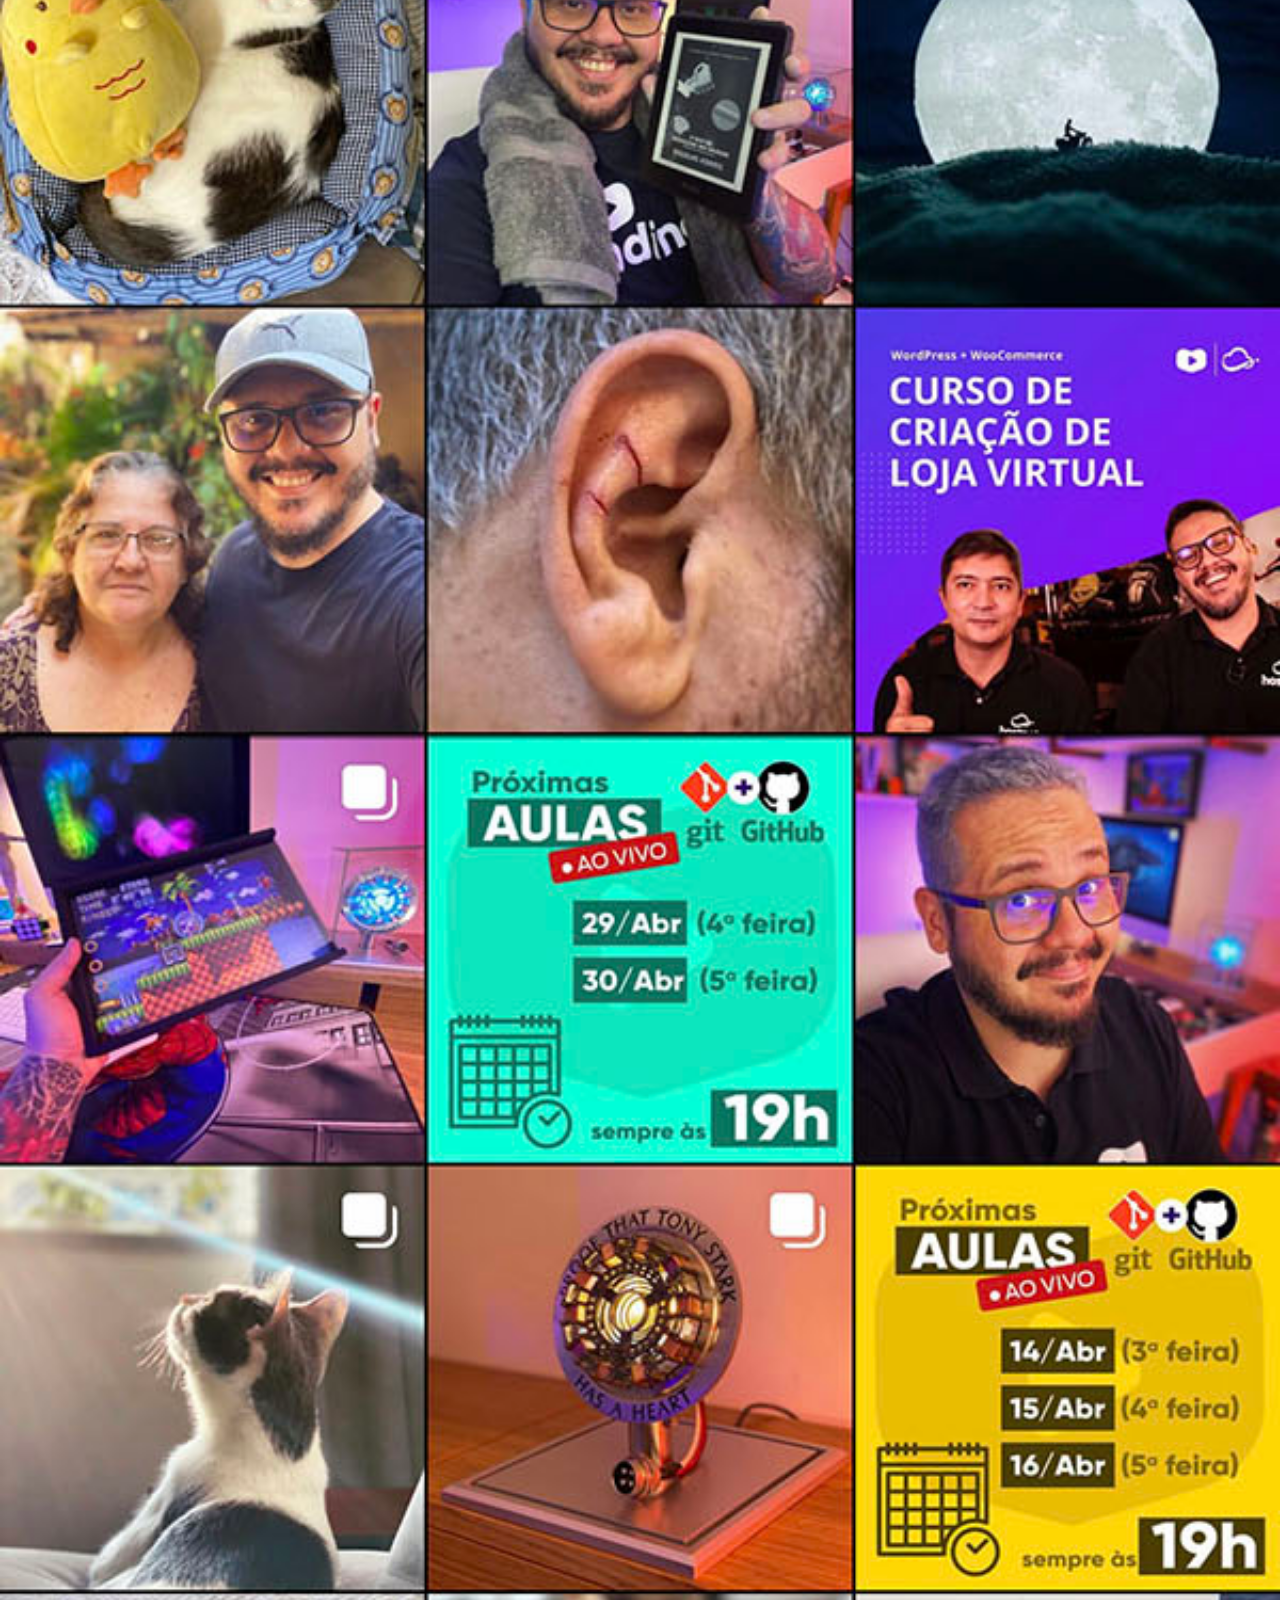
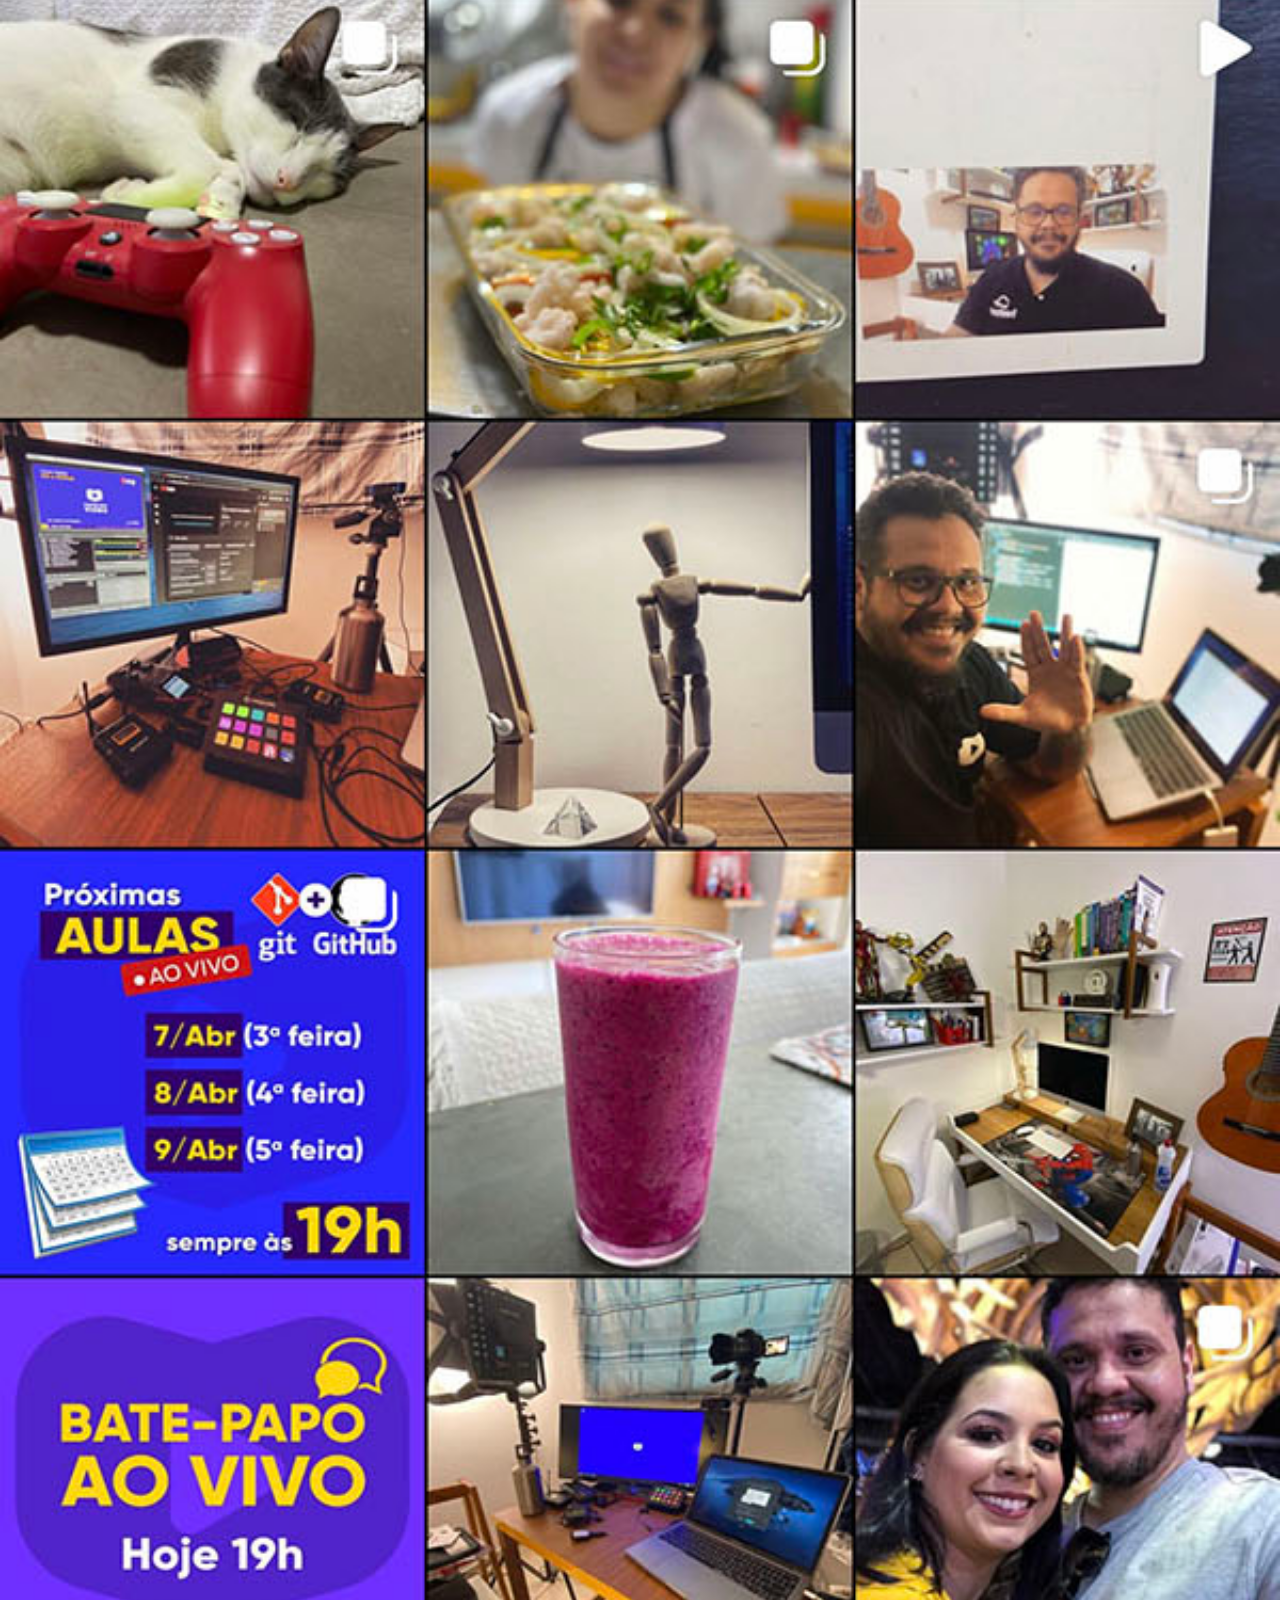
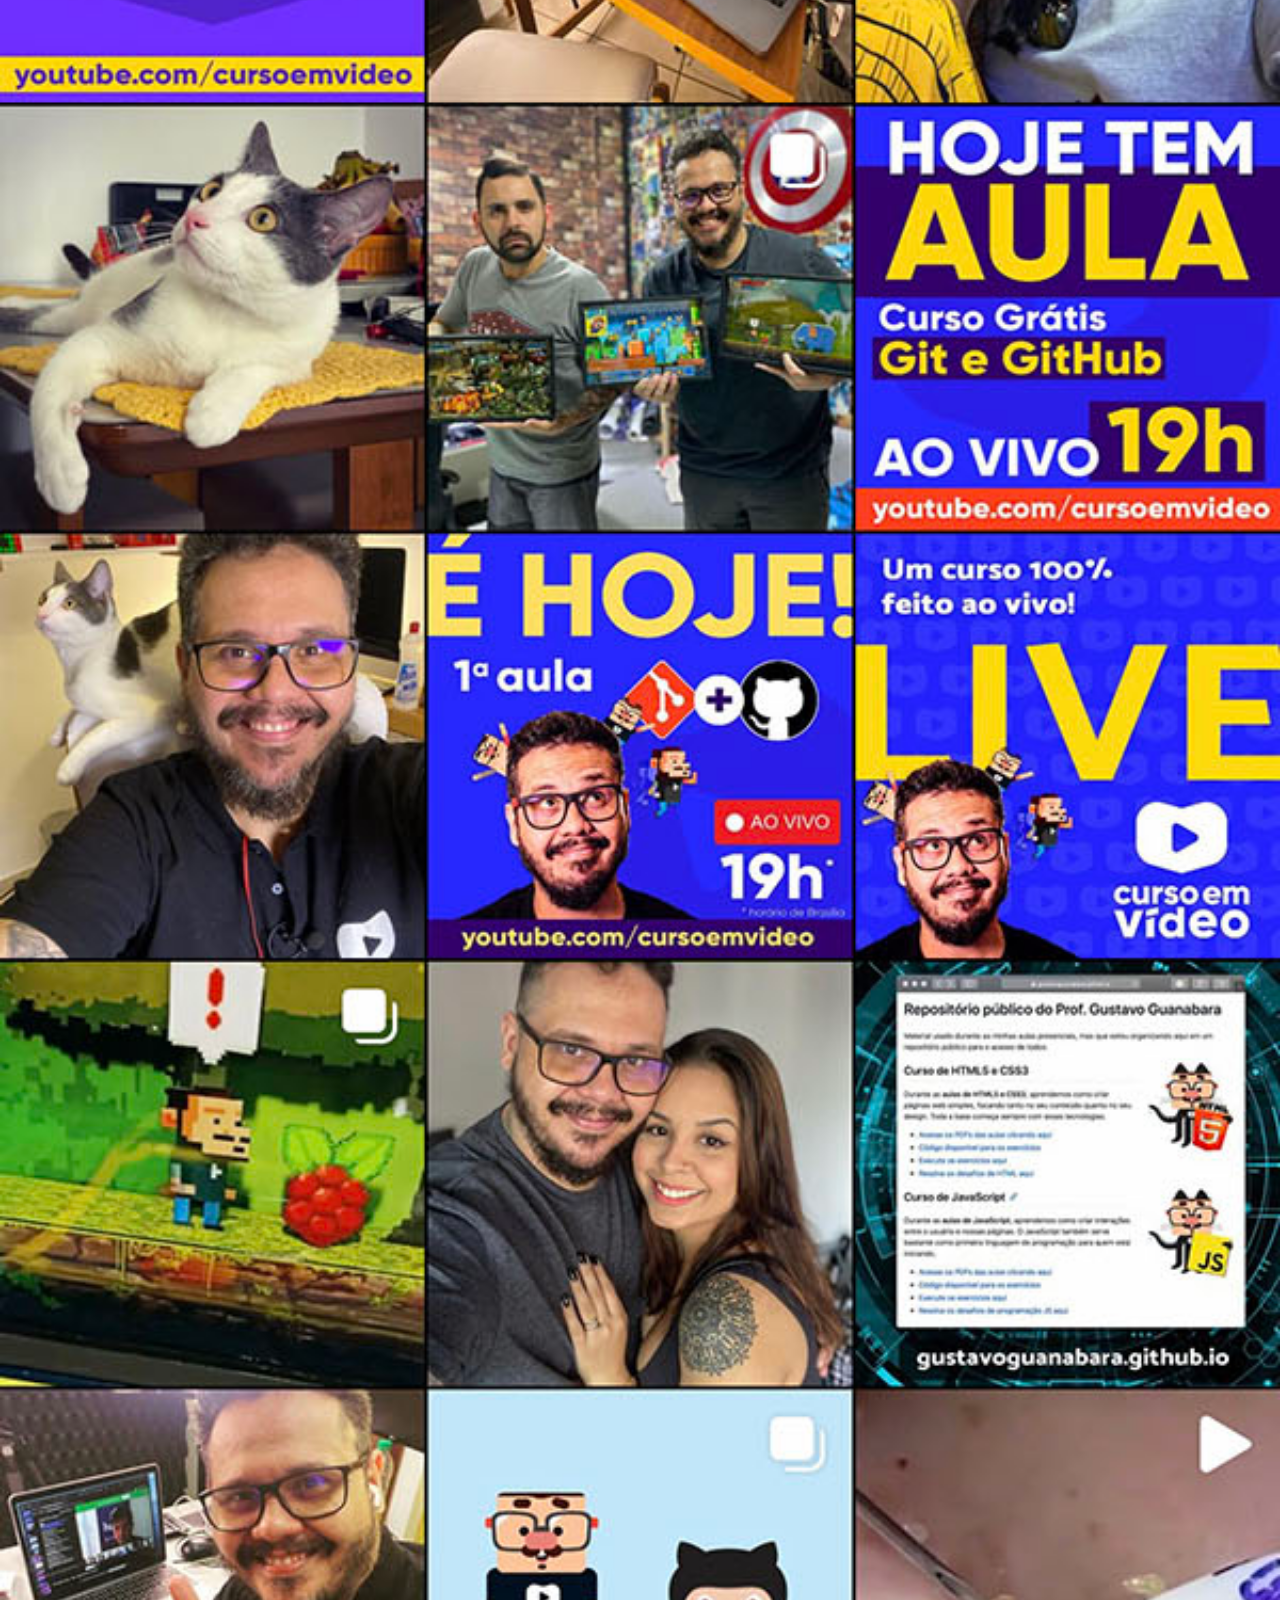
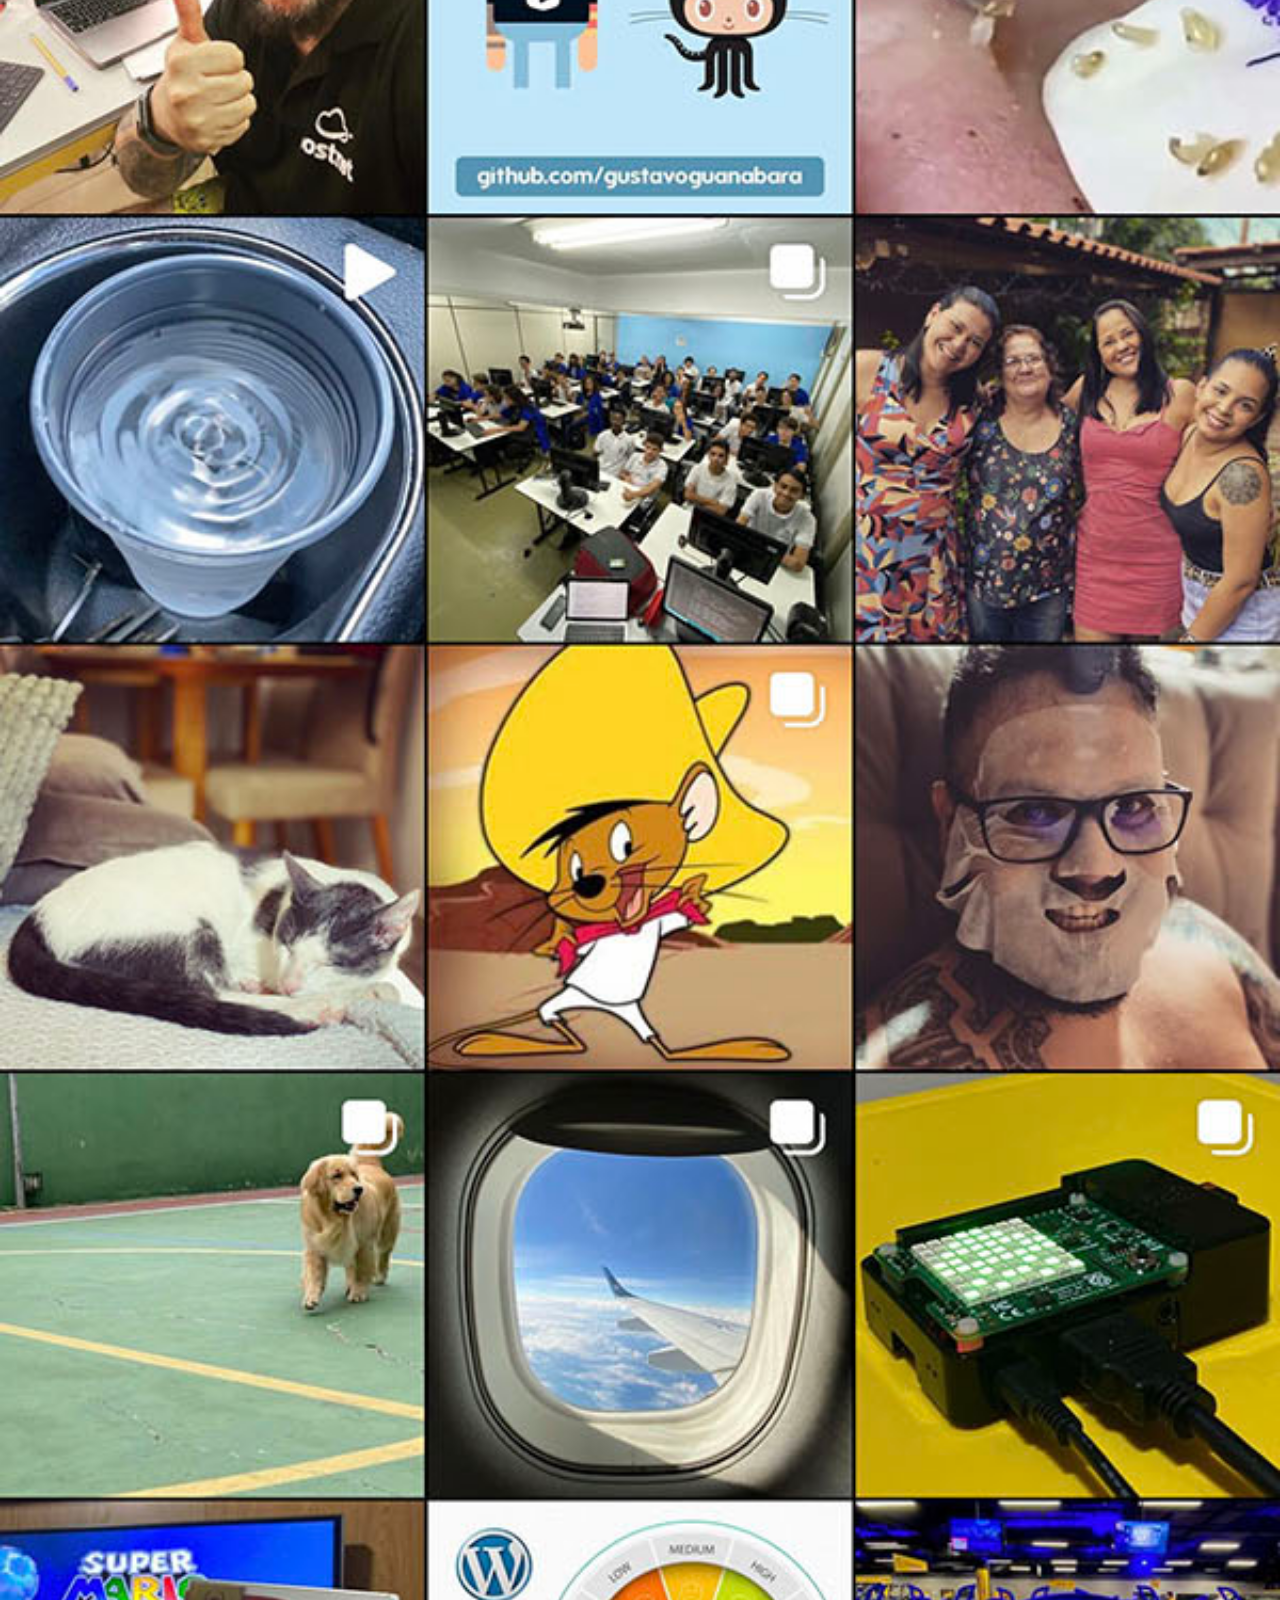
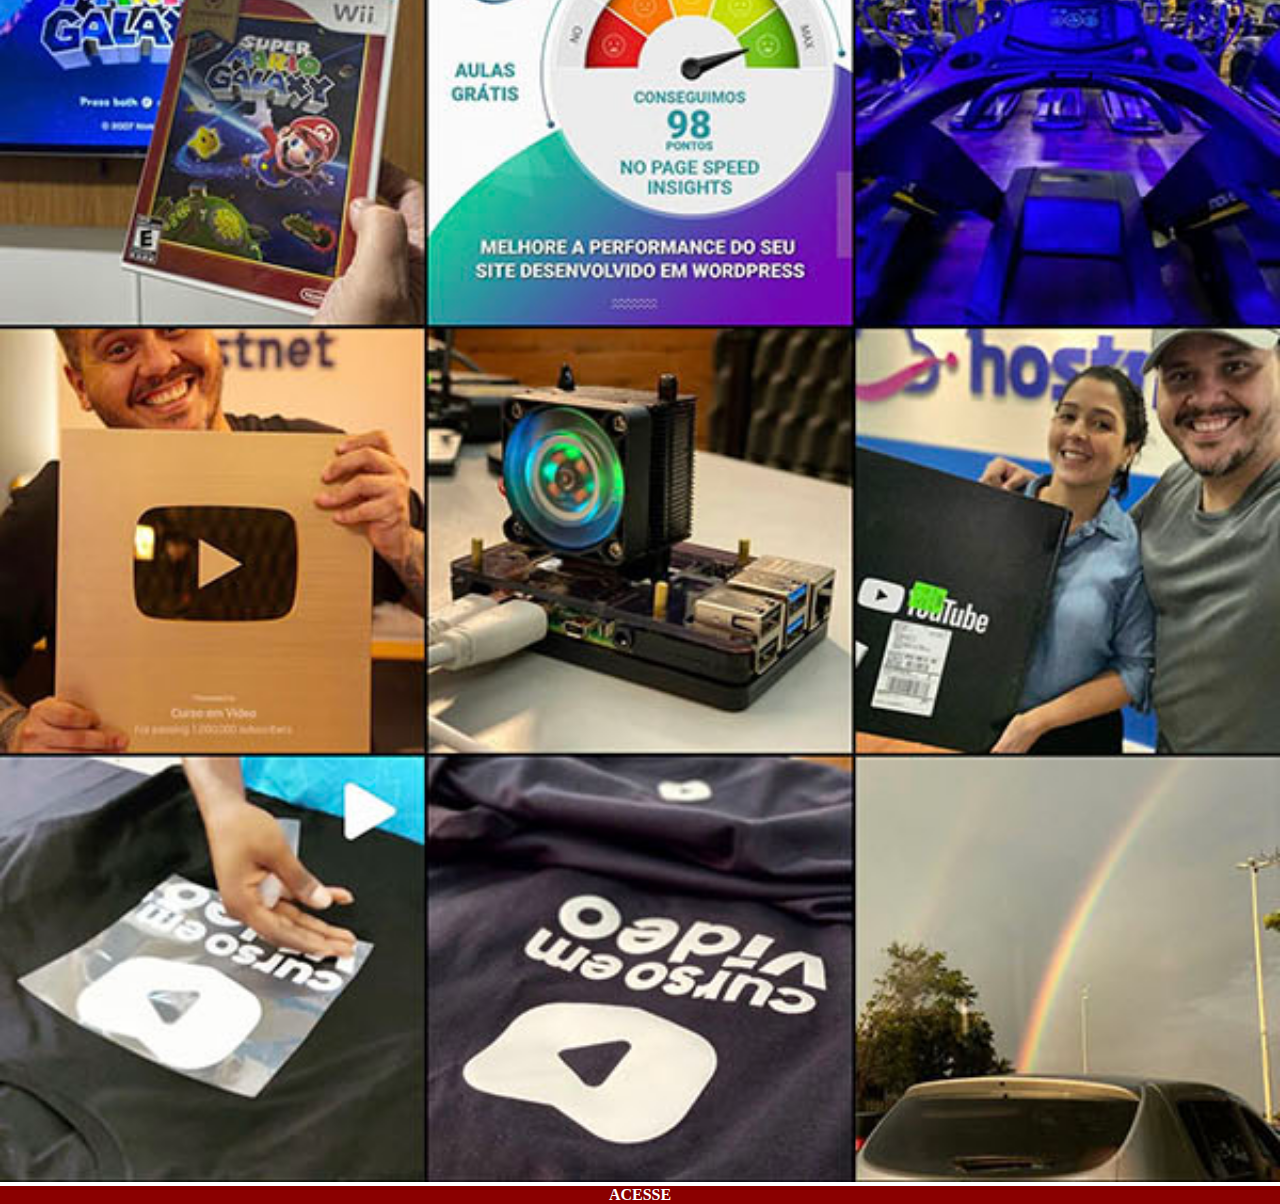
<file: instagram.html>
<!DOCTYPE html>
<html lang="pt-br">
<head>
    <meta charset="UTF-8">
    <meta name="viewport" content="width=device-width, initial-scale=1.0">
    <title>Instagram</title>

    <link rel="stylesheet" href="estilos/social.css">
</head>
<body>
    
    <img src="pacote-d013/pacote-d013/imagens/tela-instagram.jpg" alt="Instagram">

    <a href="https://www.instagram.com/gustavoguanabara/">ACESSE</a>
</body>
</html>
</file>
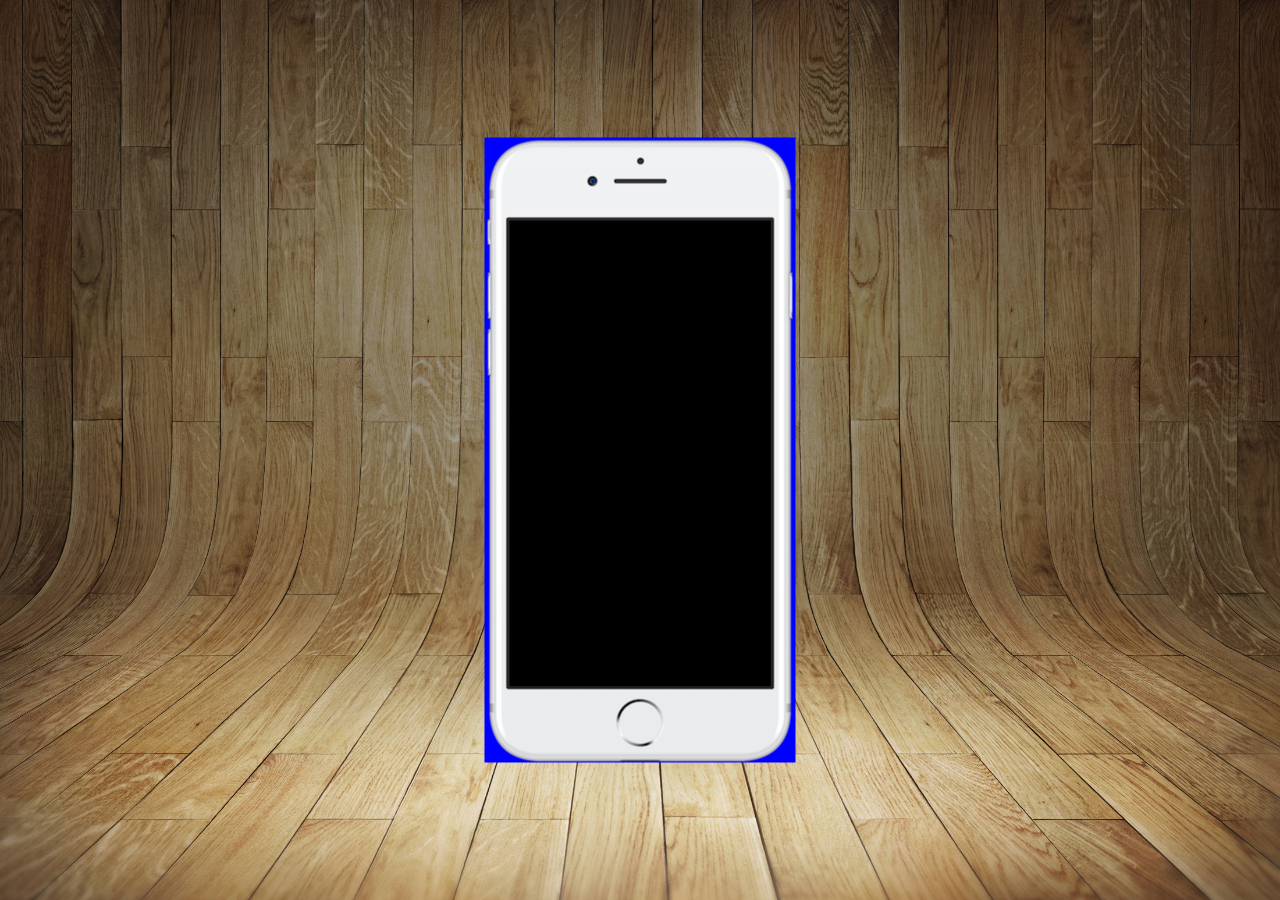
<file: teste.html>
<!DOCTYPE html>
<html lang="pt-br">
<head>
    <meta charset="UTF-8">
    <meta name="viewport" content="width=device-width, initial-scale=1.0">
    <title>Teste redes sociais</title>

    <style>

        *{
            margin: 0px;
            padding: 0px;
        }
        html, body{
            font-family: Arial, Helvetica, sans-serif;
            height: 100vh;
            width: 100vw;
        }

        body{
            background: url(pacote-d013/pacote-d013/imagens/fundo-madeira.jpg);
            background-size: cover;
        }

        main{
            position: relative;
            height: 100vh;
        }

        section#telefone{
            
            position: absolute;
            top: 50%;
            left: 50%;
            transform: translate(-50%, -50%);
            
            background: blue url('pacote-d013/pacote-d013/imagens/frame-iphone.png');
            height: 625px;
            width: 311px;
        }


    </style>
</head>
<body>
    <main>

        <section id="telefone">

        </section>

        <section id="redes">

        </section>

    </main>
</body>
</html>
</file>
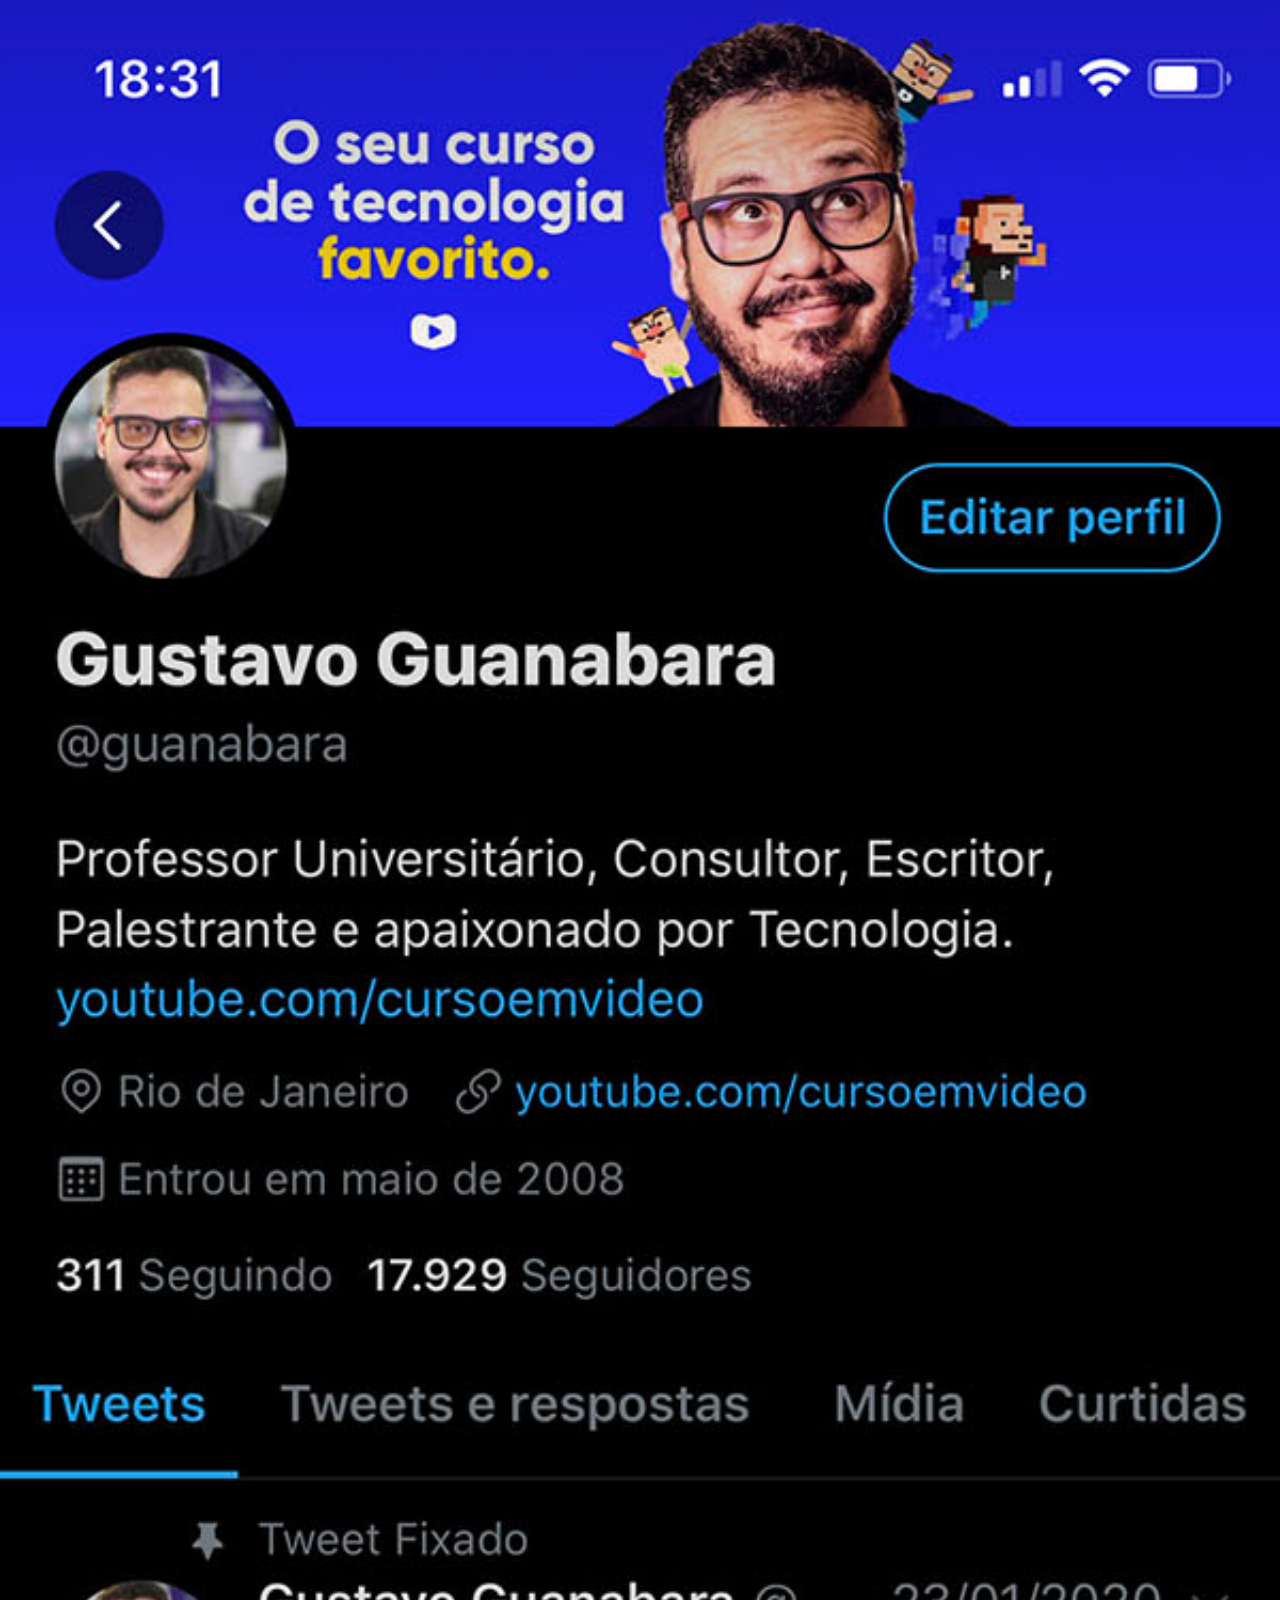
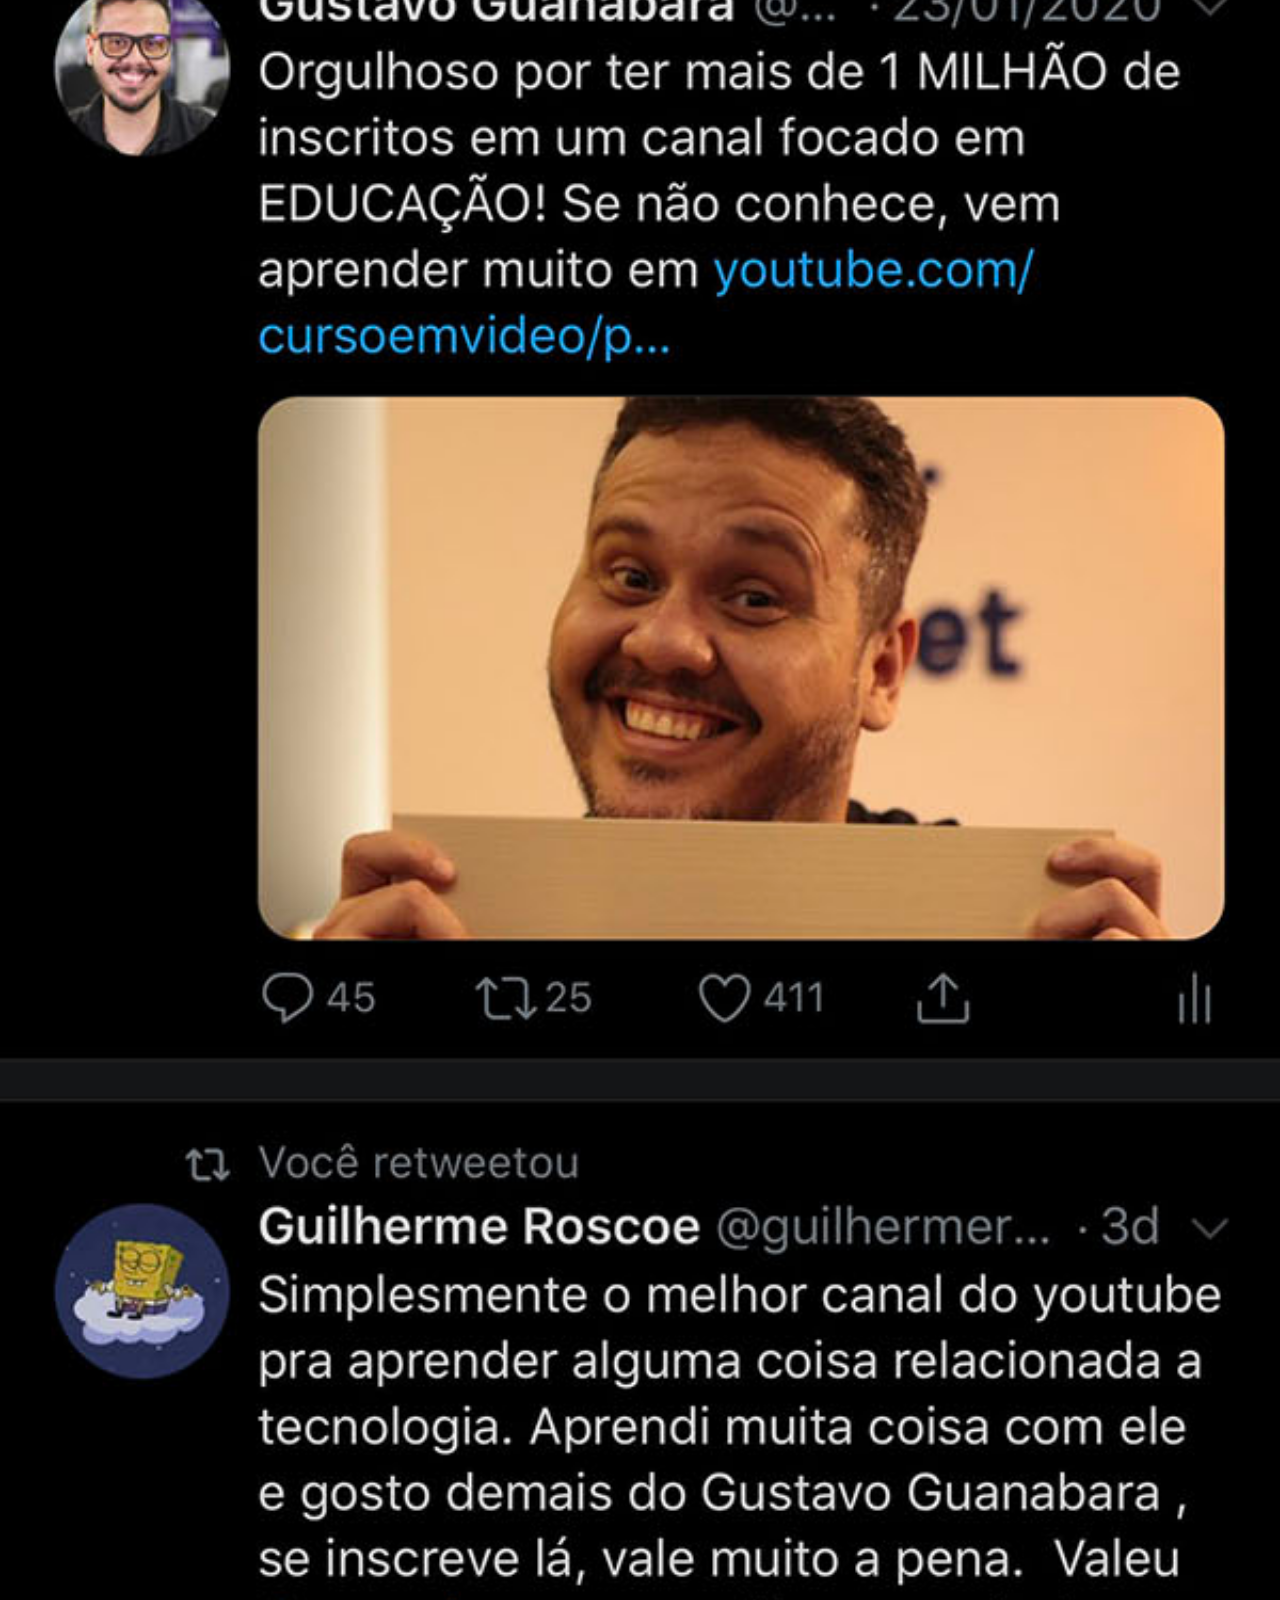
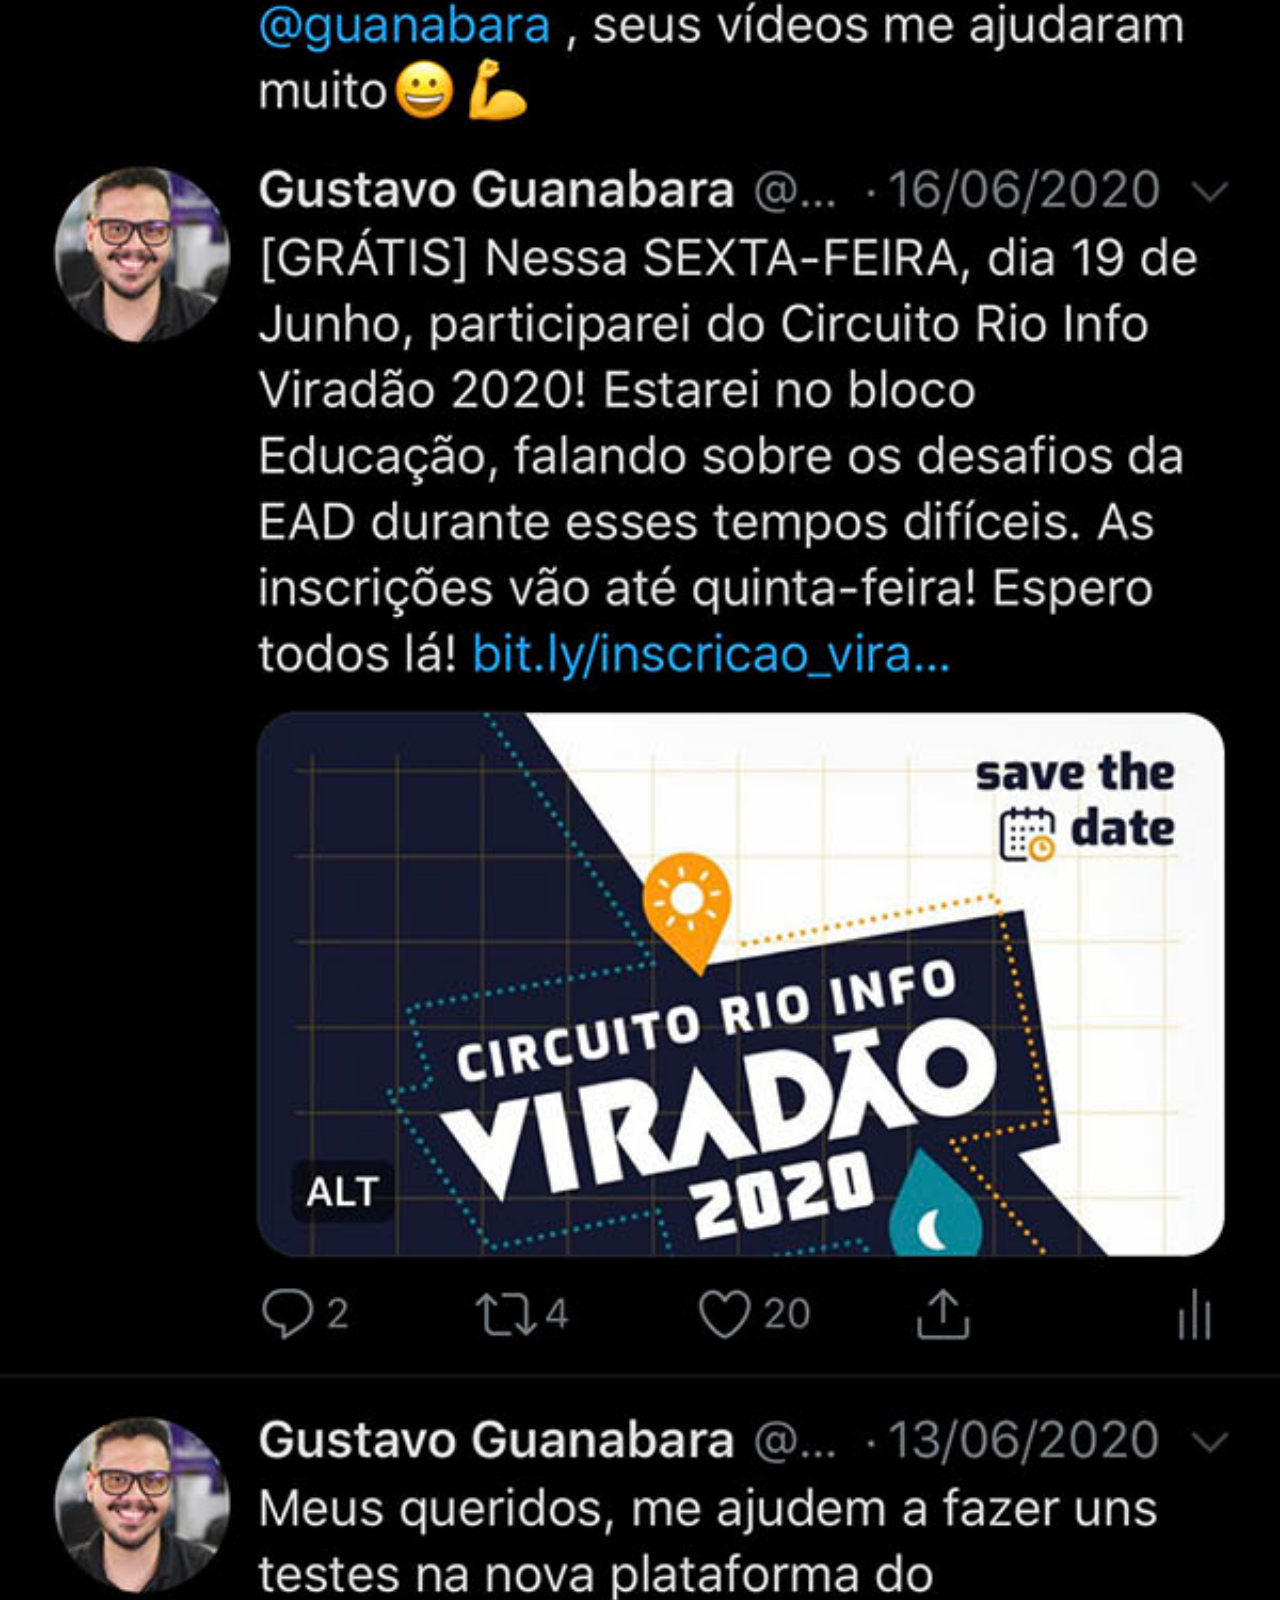
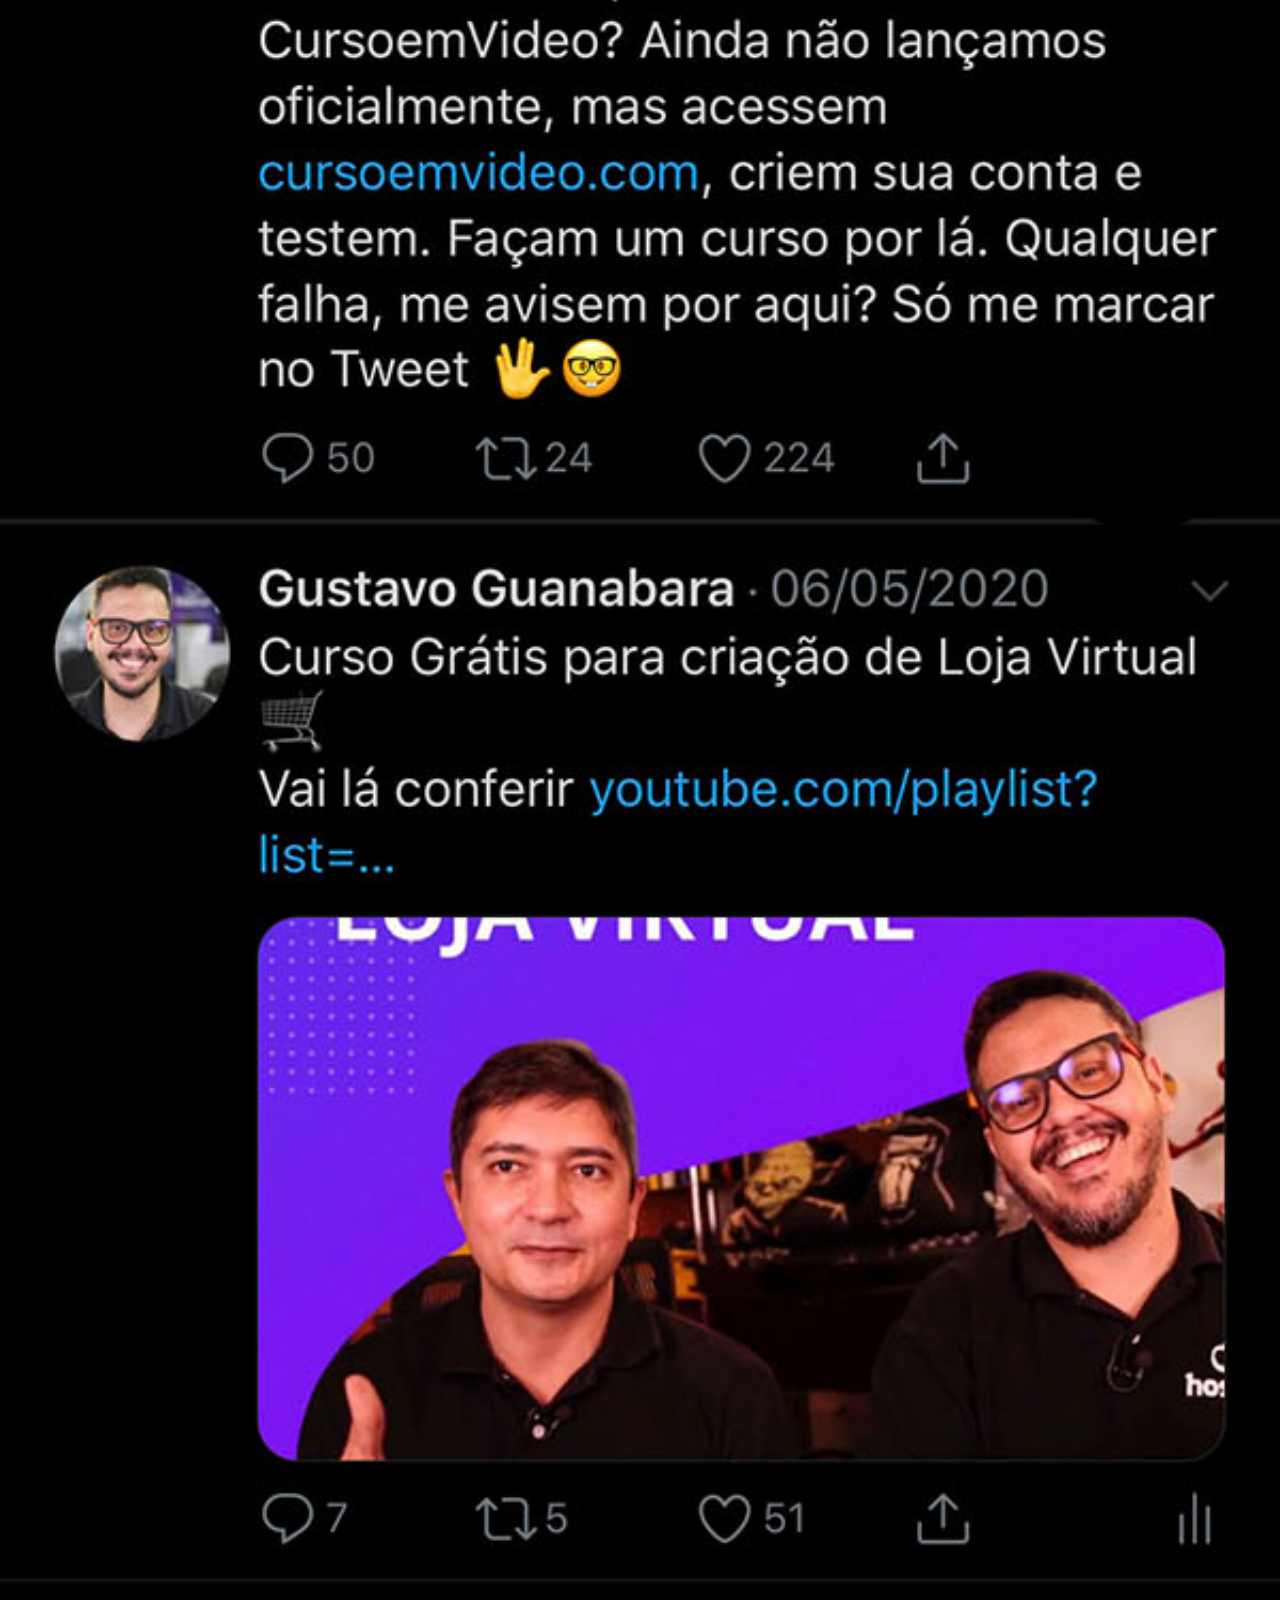
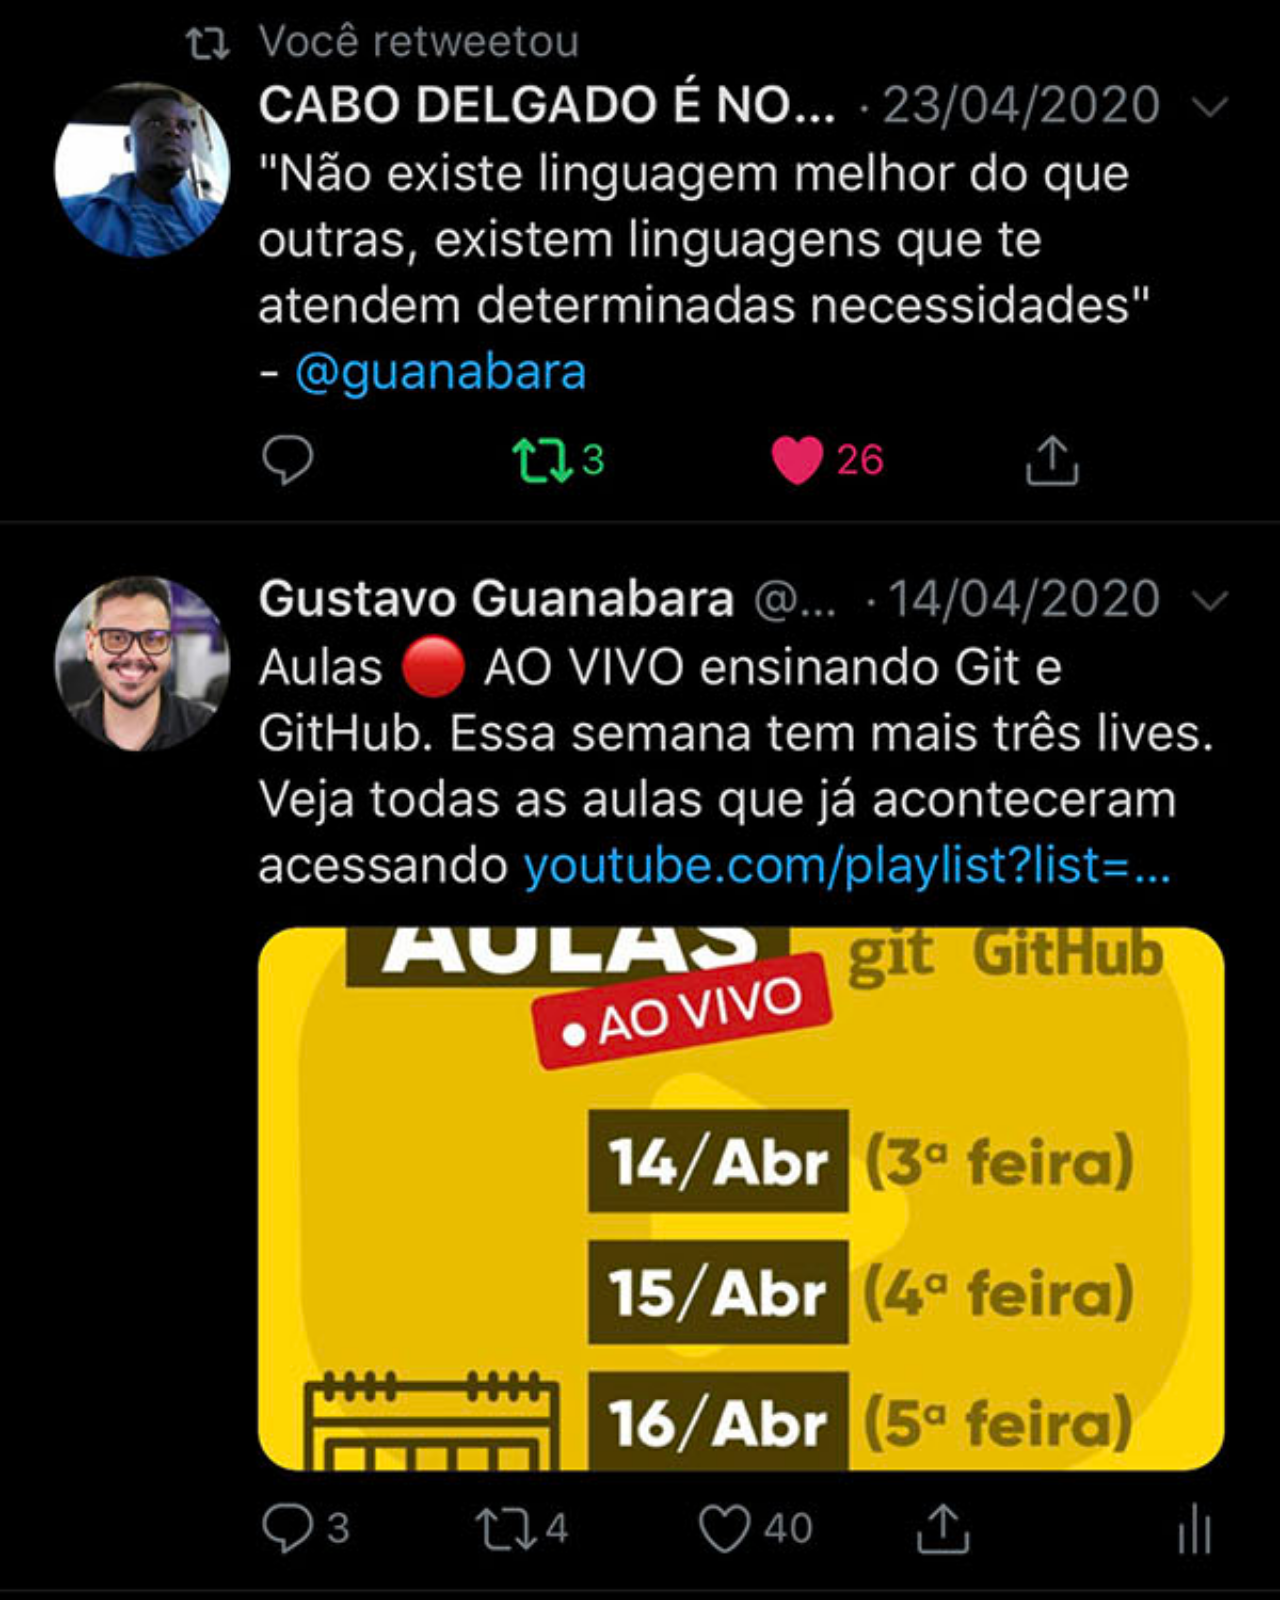
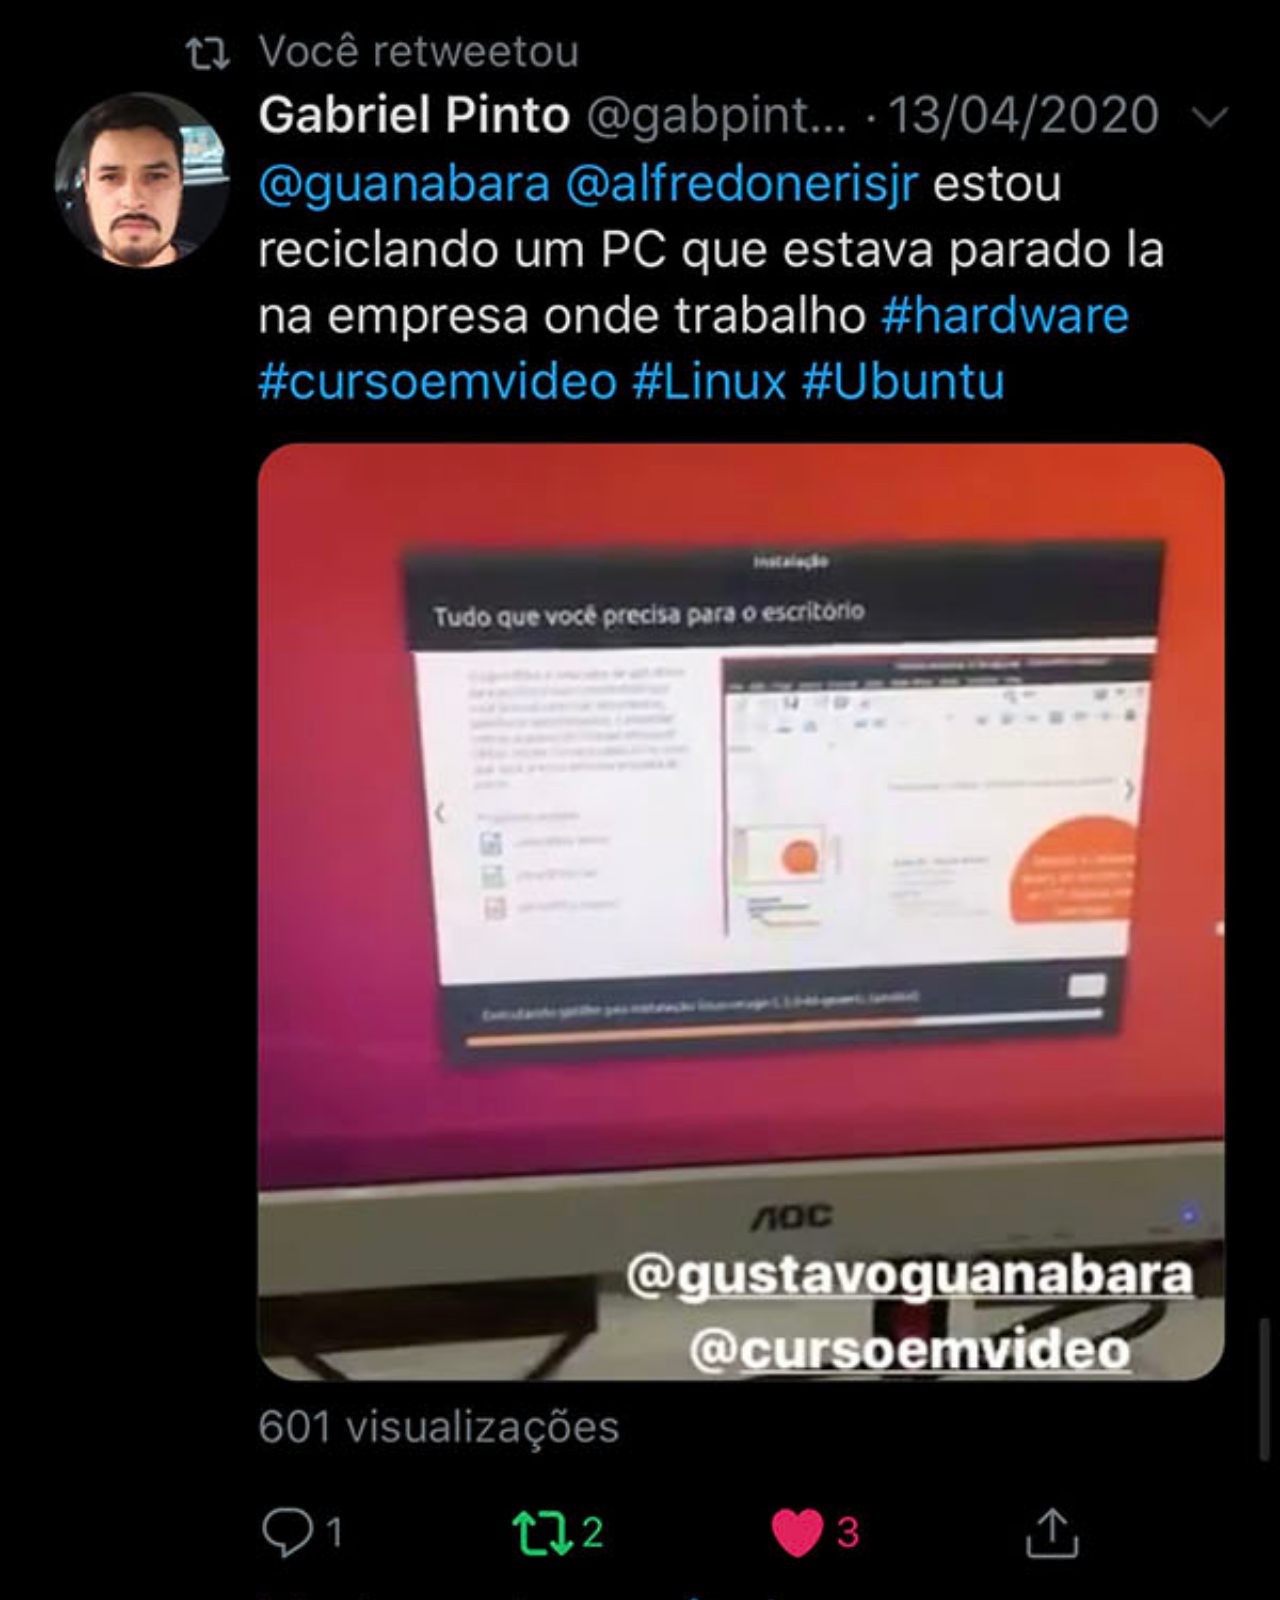
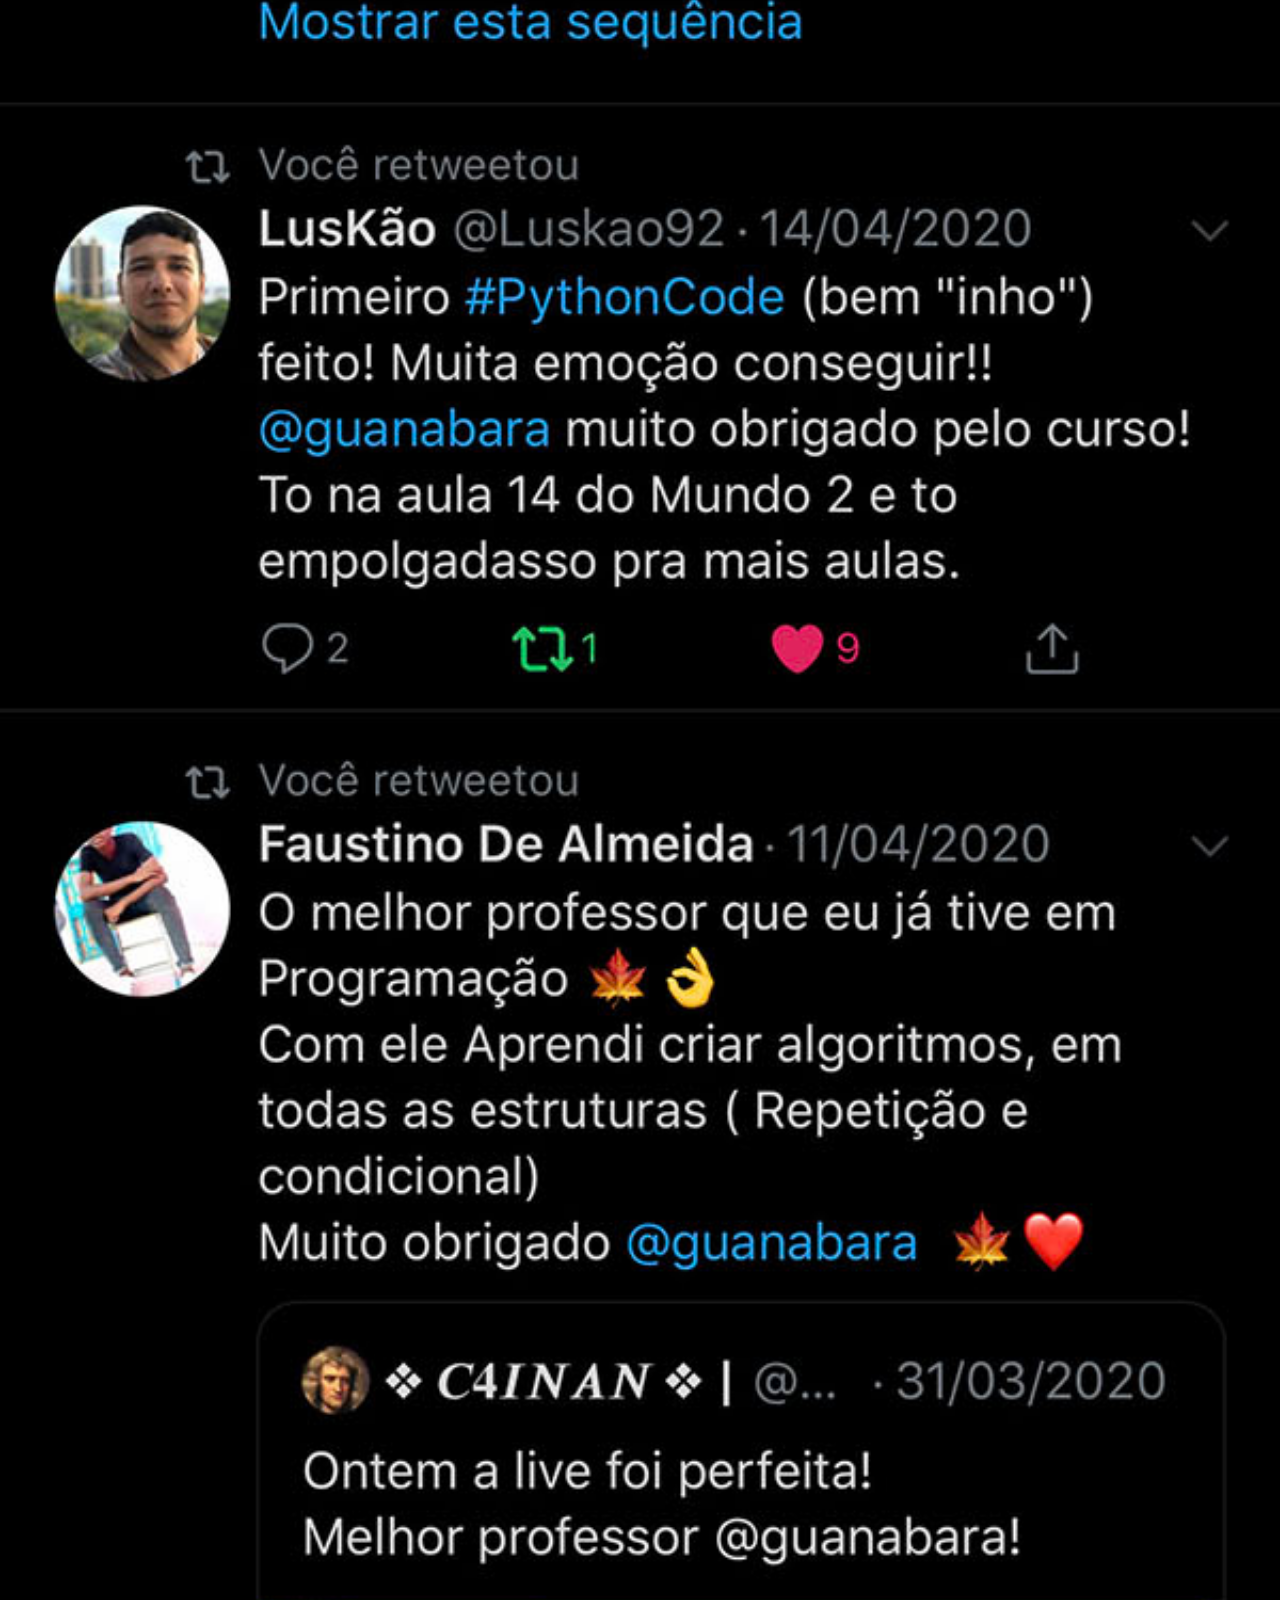
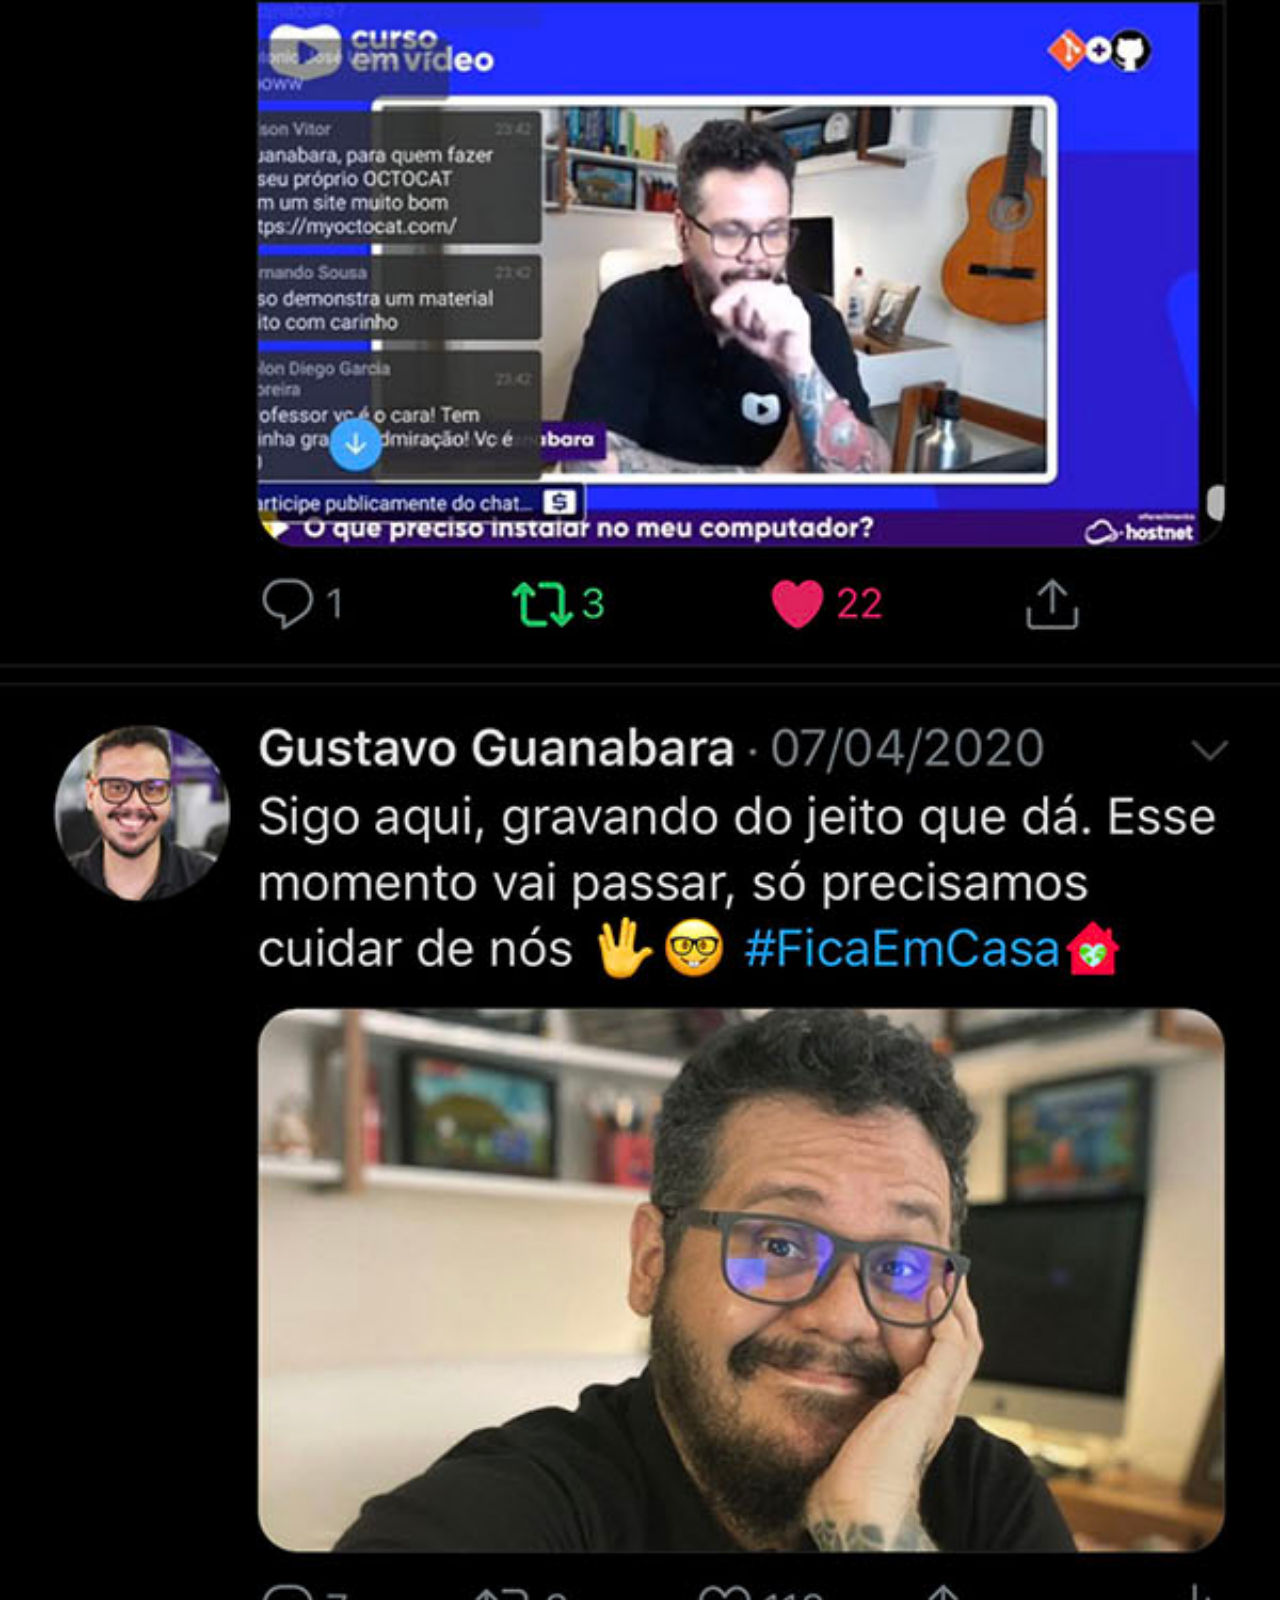
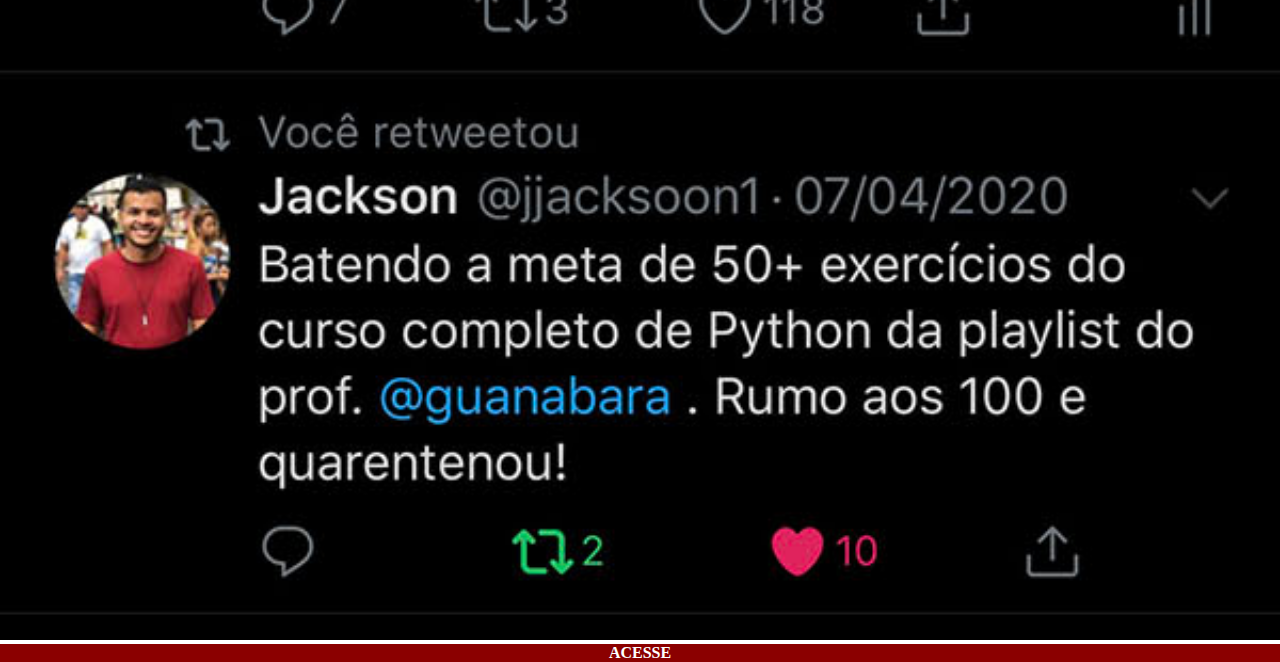
<file: twitter.html>
<!DOCTYPE html>
<html lang="pt-br">
<head>
    <meta charset="UTF-8">
    <meta name="viewport" content="width=device-width, initial-scale=1.0">
    <title>Twitter</title>

    <link rel="stylesheet" href="estilos/social.css">
    
</head>
<body>
    
    <img src="pacote-d013/pacote-d013/imagens/tela-twitter.jpg" alt="Twitter">

    <a href="https://twitter.com/guanabara">ACESSE</a>
</body>
</html>
</file>
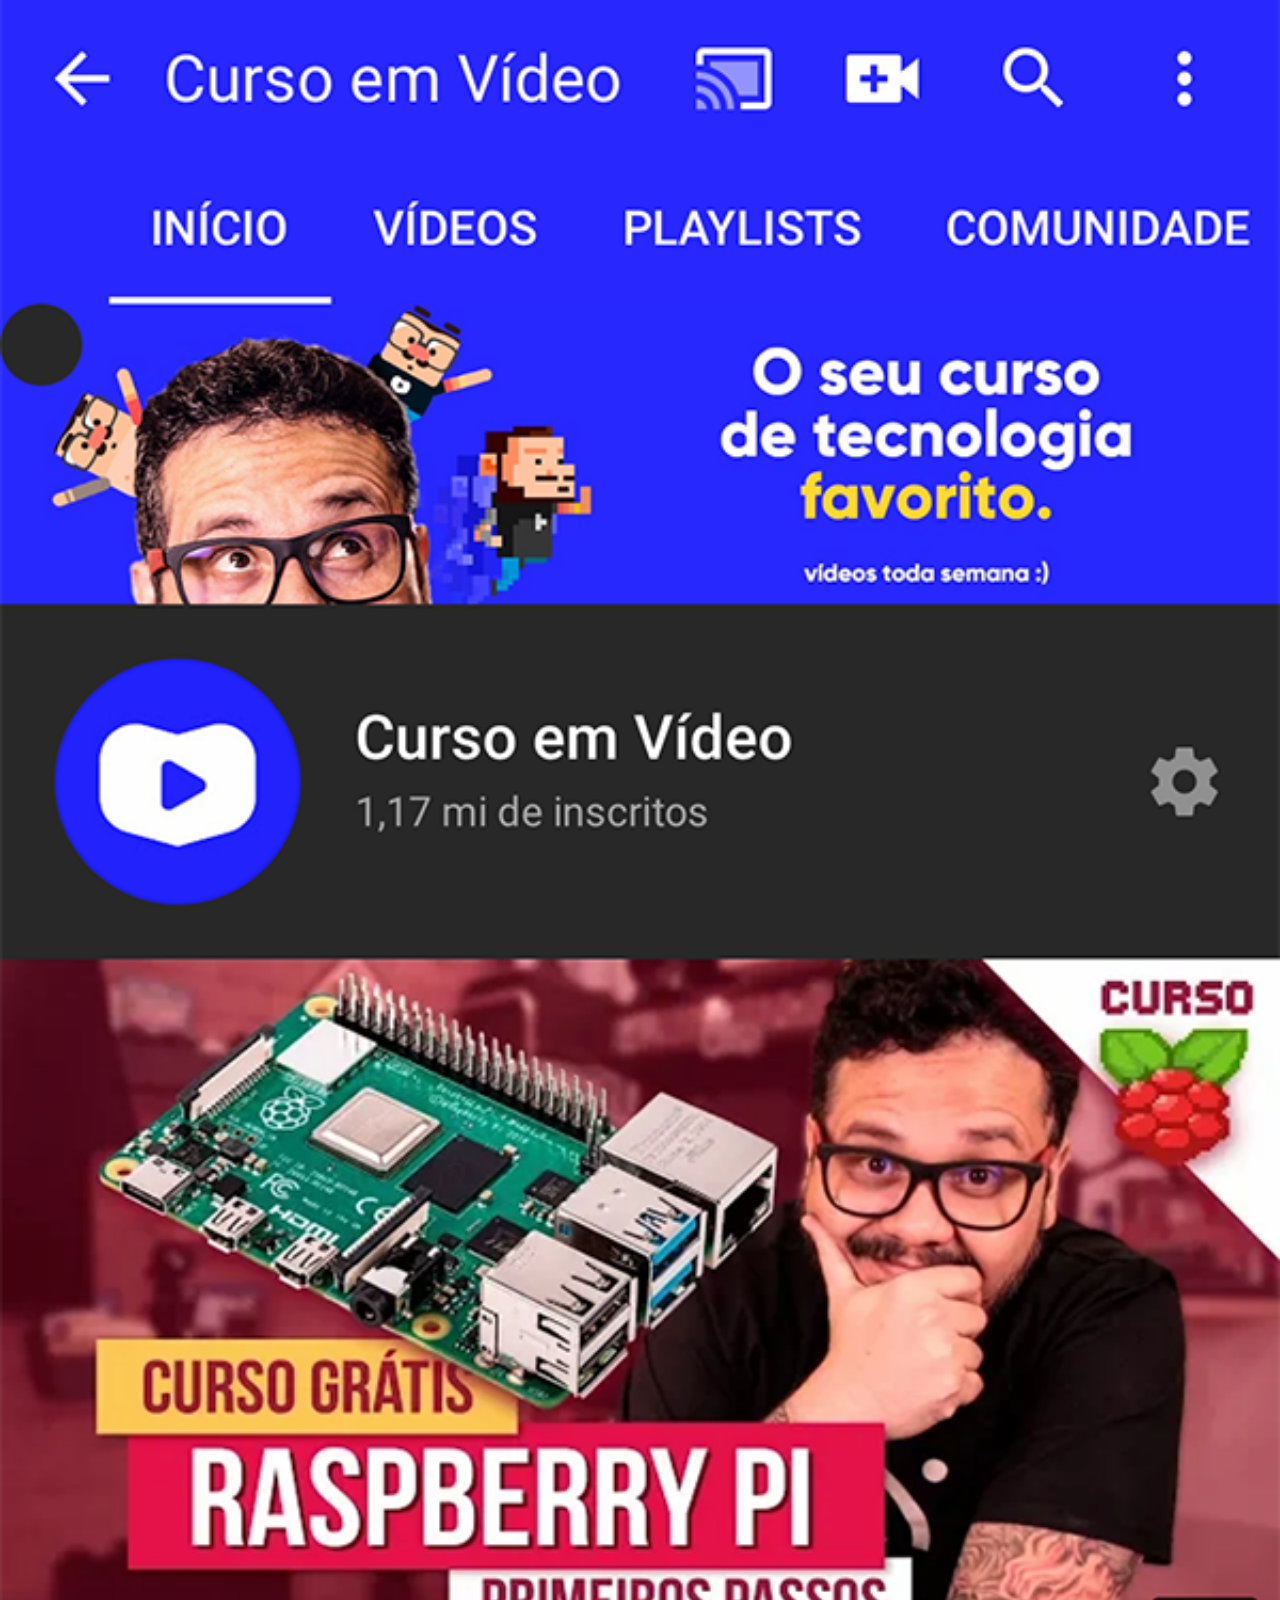
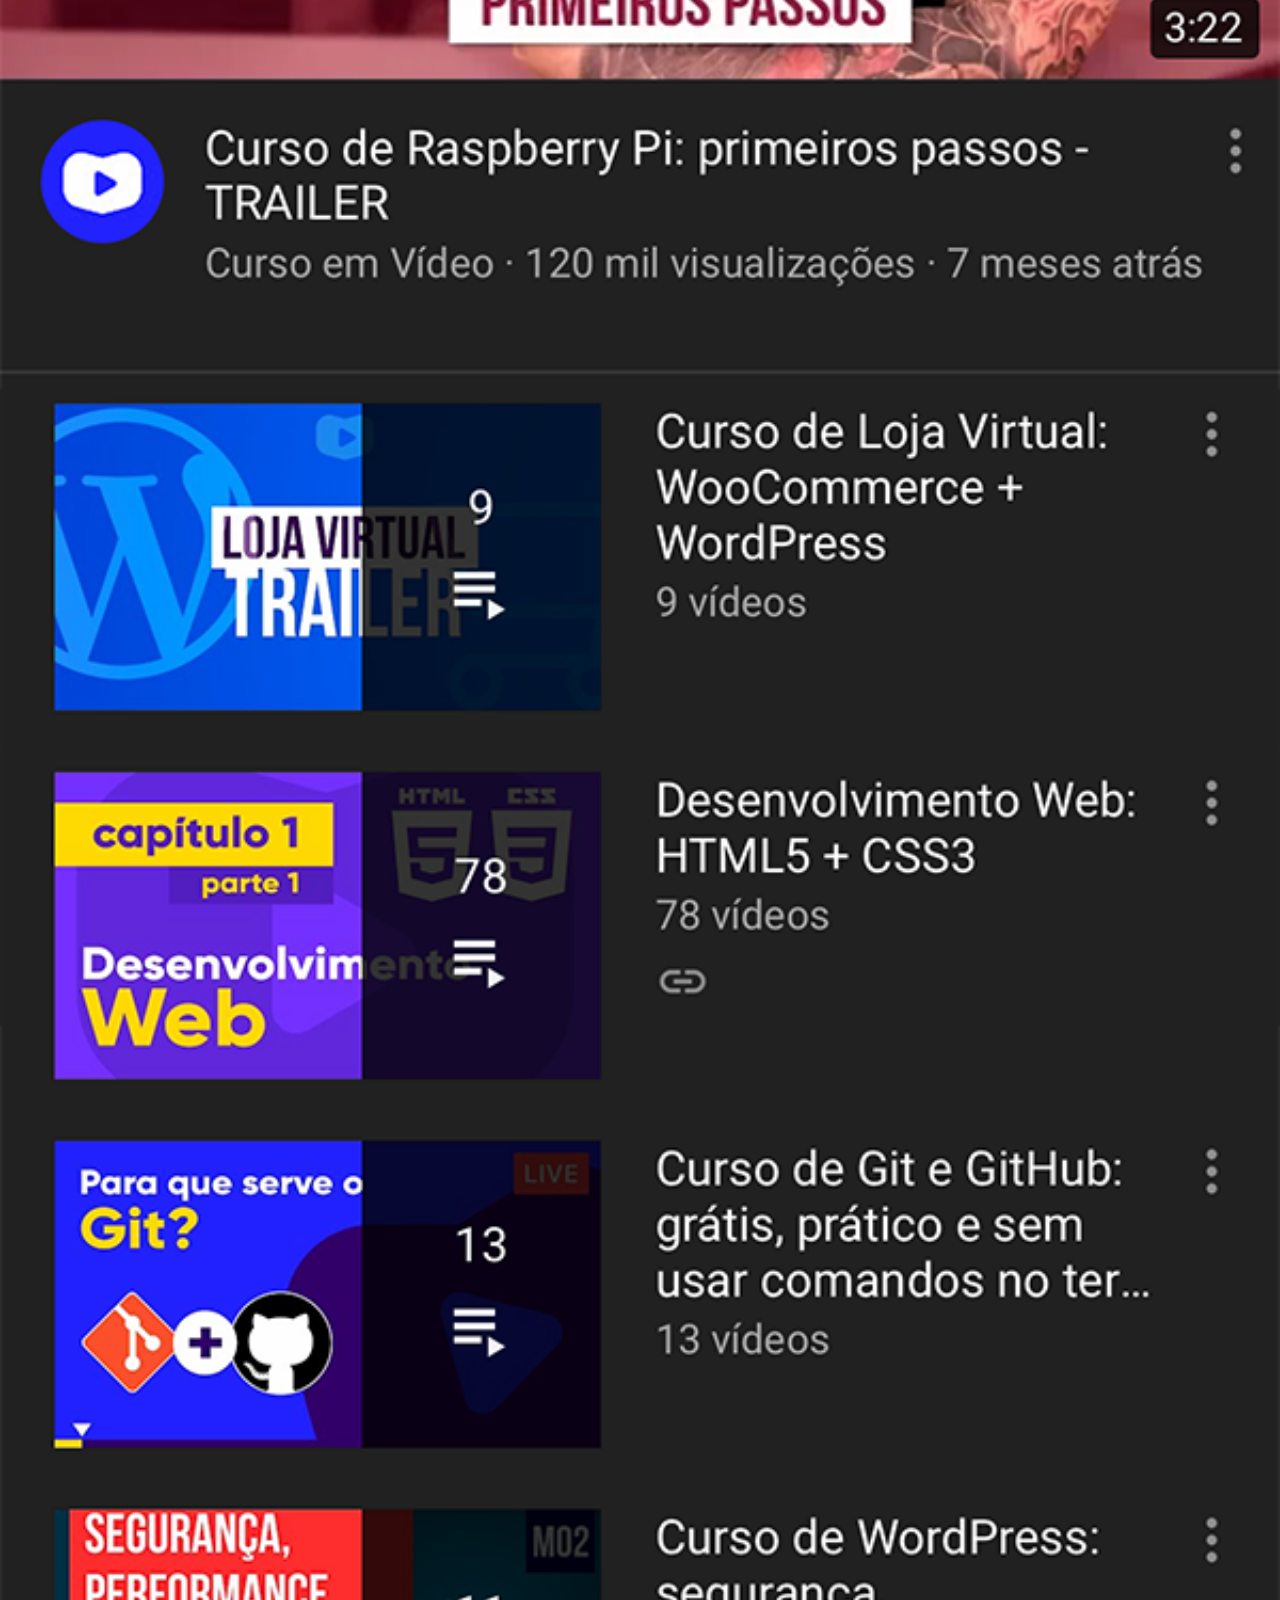
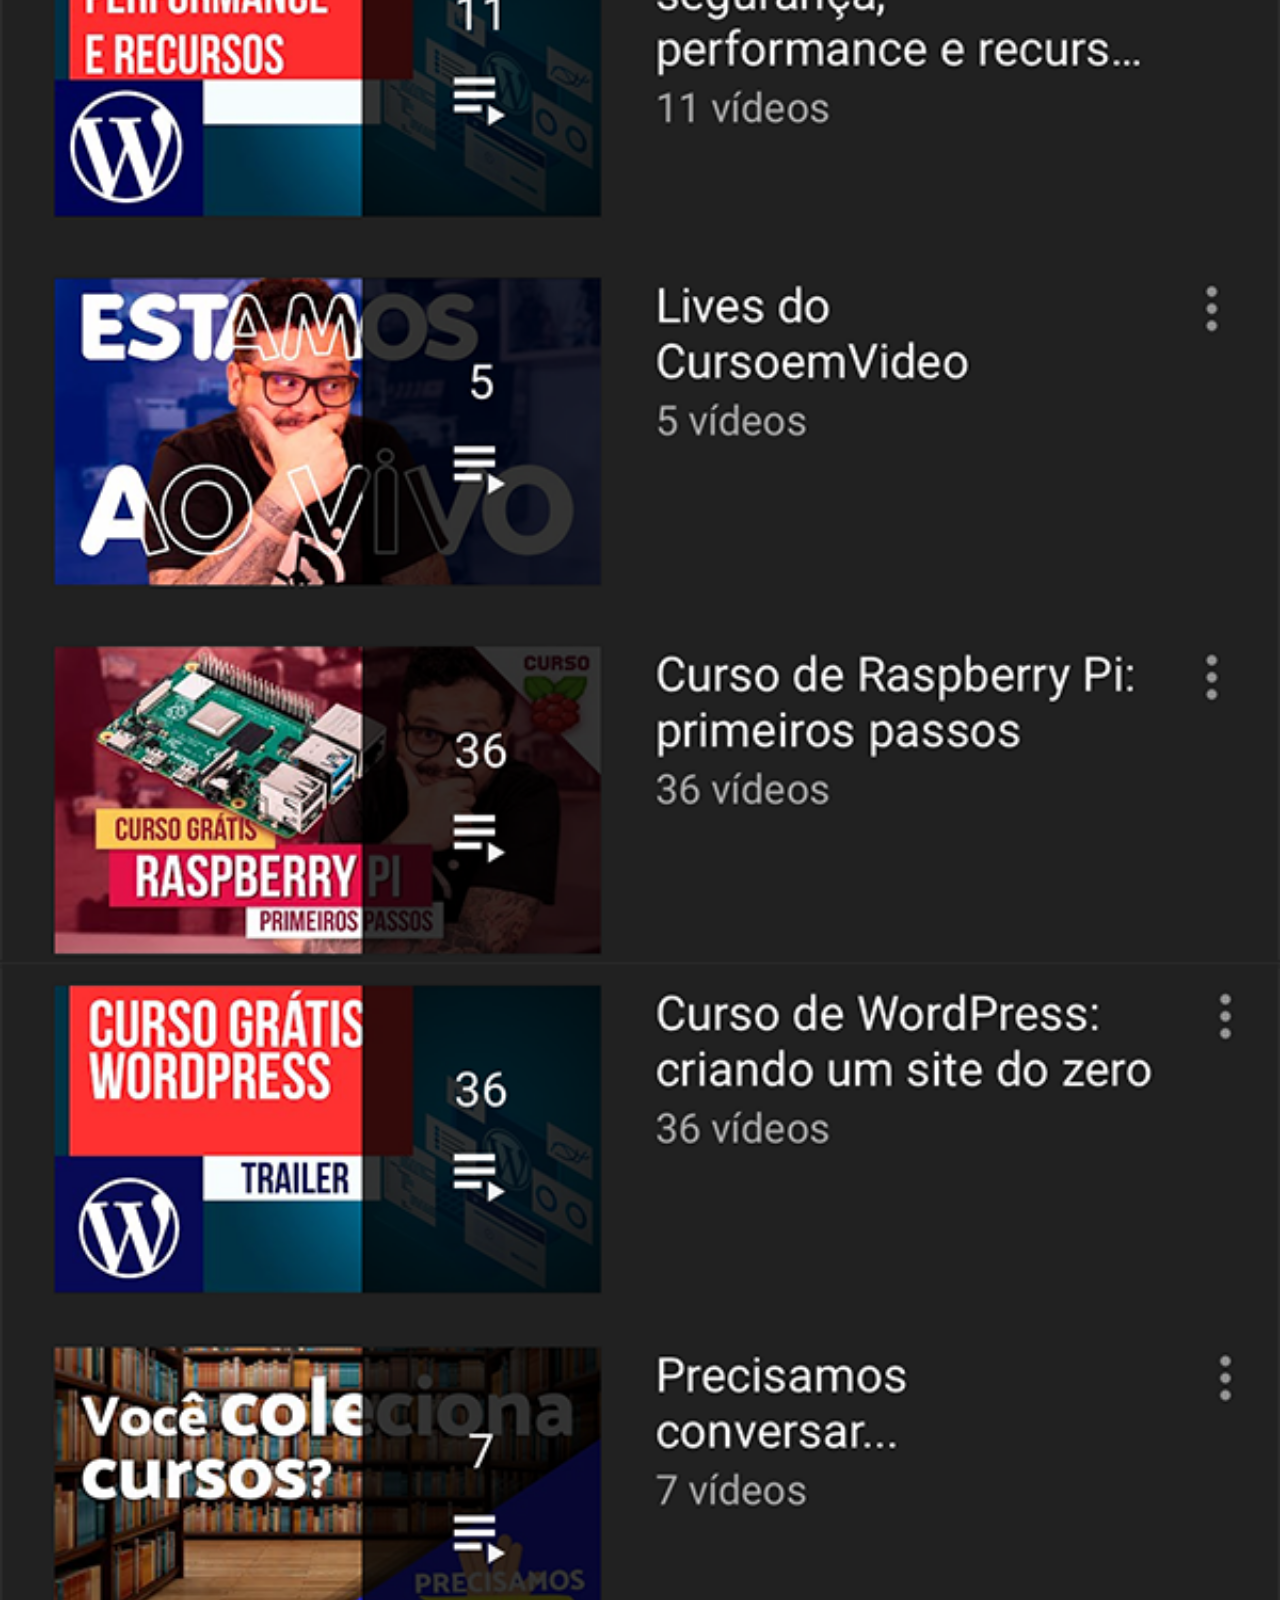
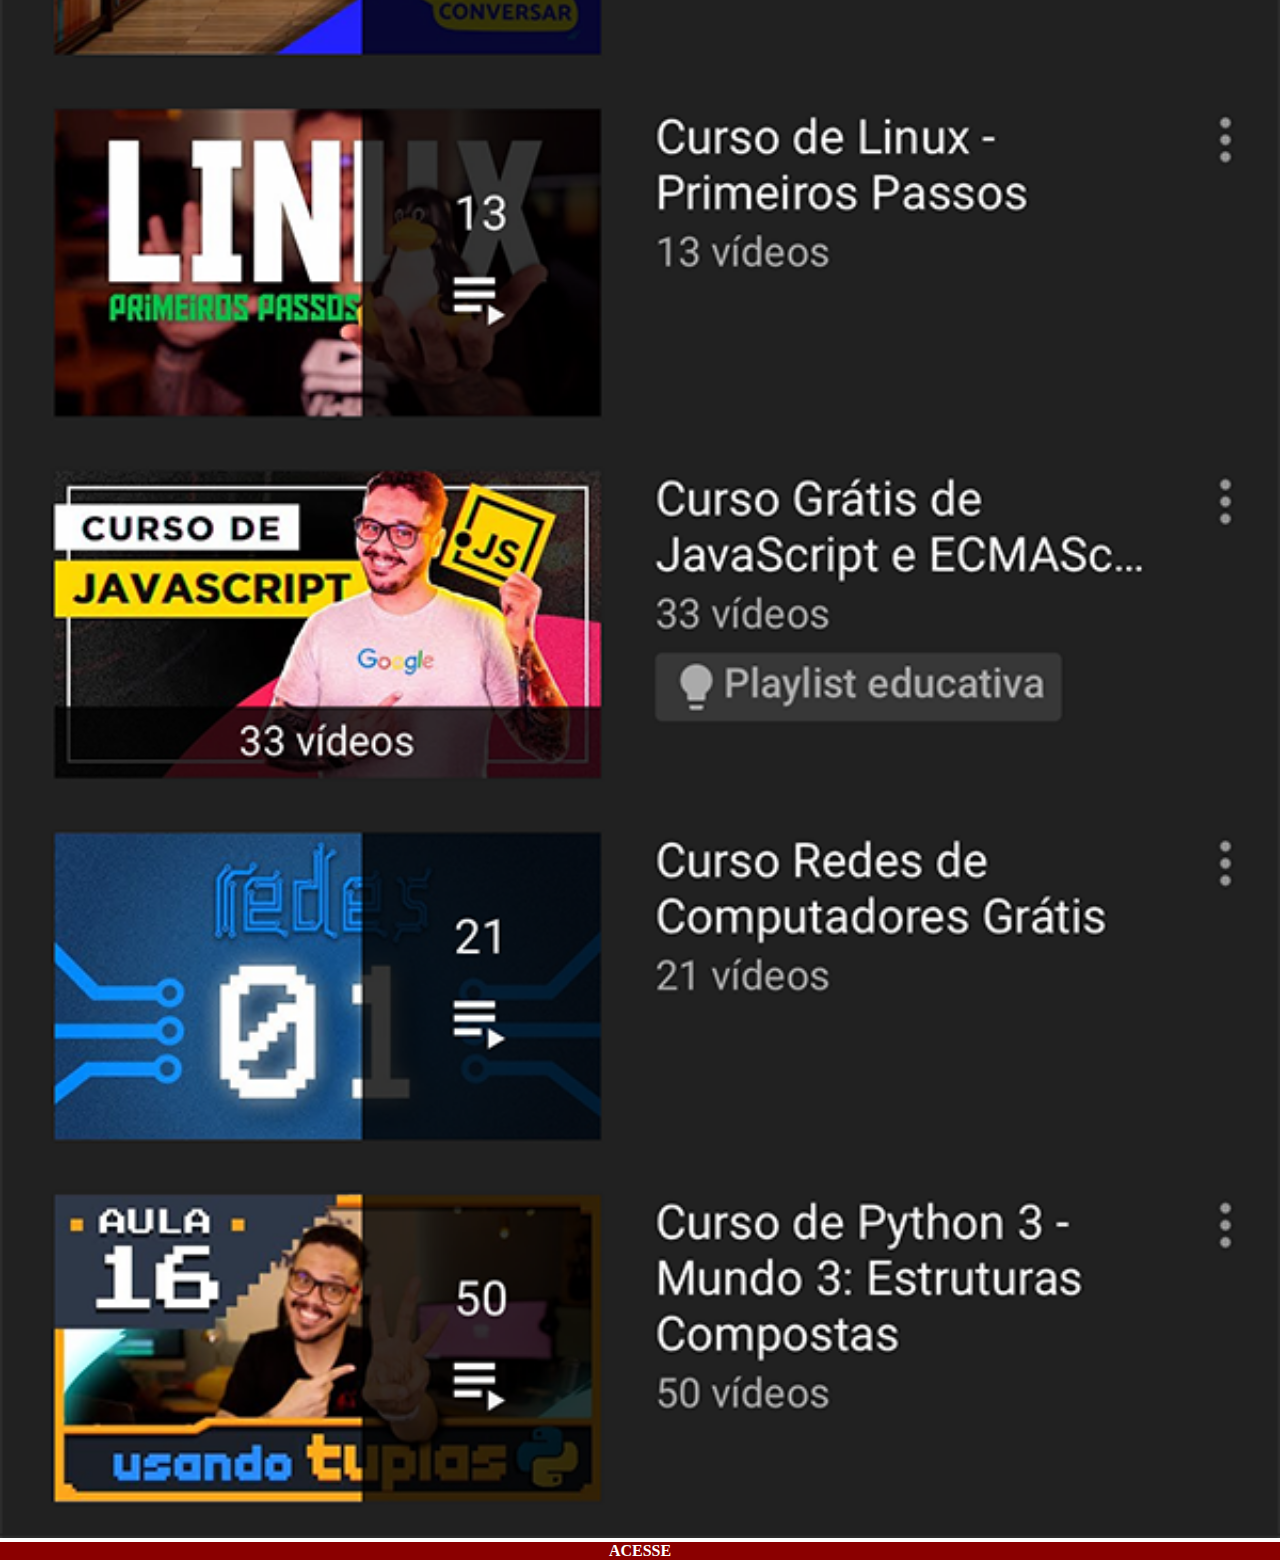
<file: youtube.html>
<!DOCTYPE html>
<html lang="pt-br">
<head>
    <meta charset="UTF-8">
    <meta name="viewport" content="width=device-width, initial-scale=1.0">
    <title>Youtube</title>

    <link rel="stylesheet" href="estilos/social.css">
    
</head>
<body>
    <img src="pacote-d013/pacote-d013/imagens/tela-youtube.png" alt="Youtube">
    <a href="https://www.youtube.com/@CursoemVideo" target="_blank">ACESSE</a>
</body>
</html>
</file>
<file: estilos/social.css>
@charset "UTF-8";

*{
    margin: 0px;
    padding: 0px;
}

::-webkit-scrollbar{
    width: 0px;
    height: 0px;
}

img{
    width: 100vw;
}

a{
    display: block;
    background-color: darkred;
    color: white;
    text-align: center;
    font-weight: bold;
    text-decoration: none;
}
</file>
